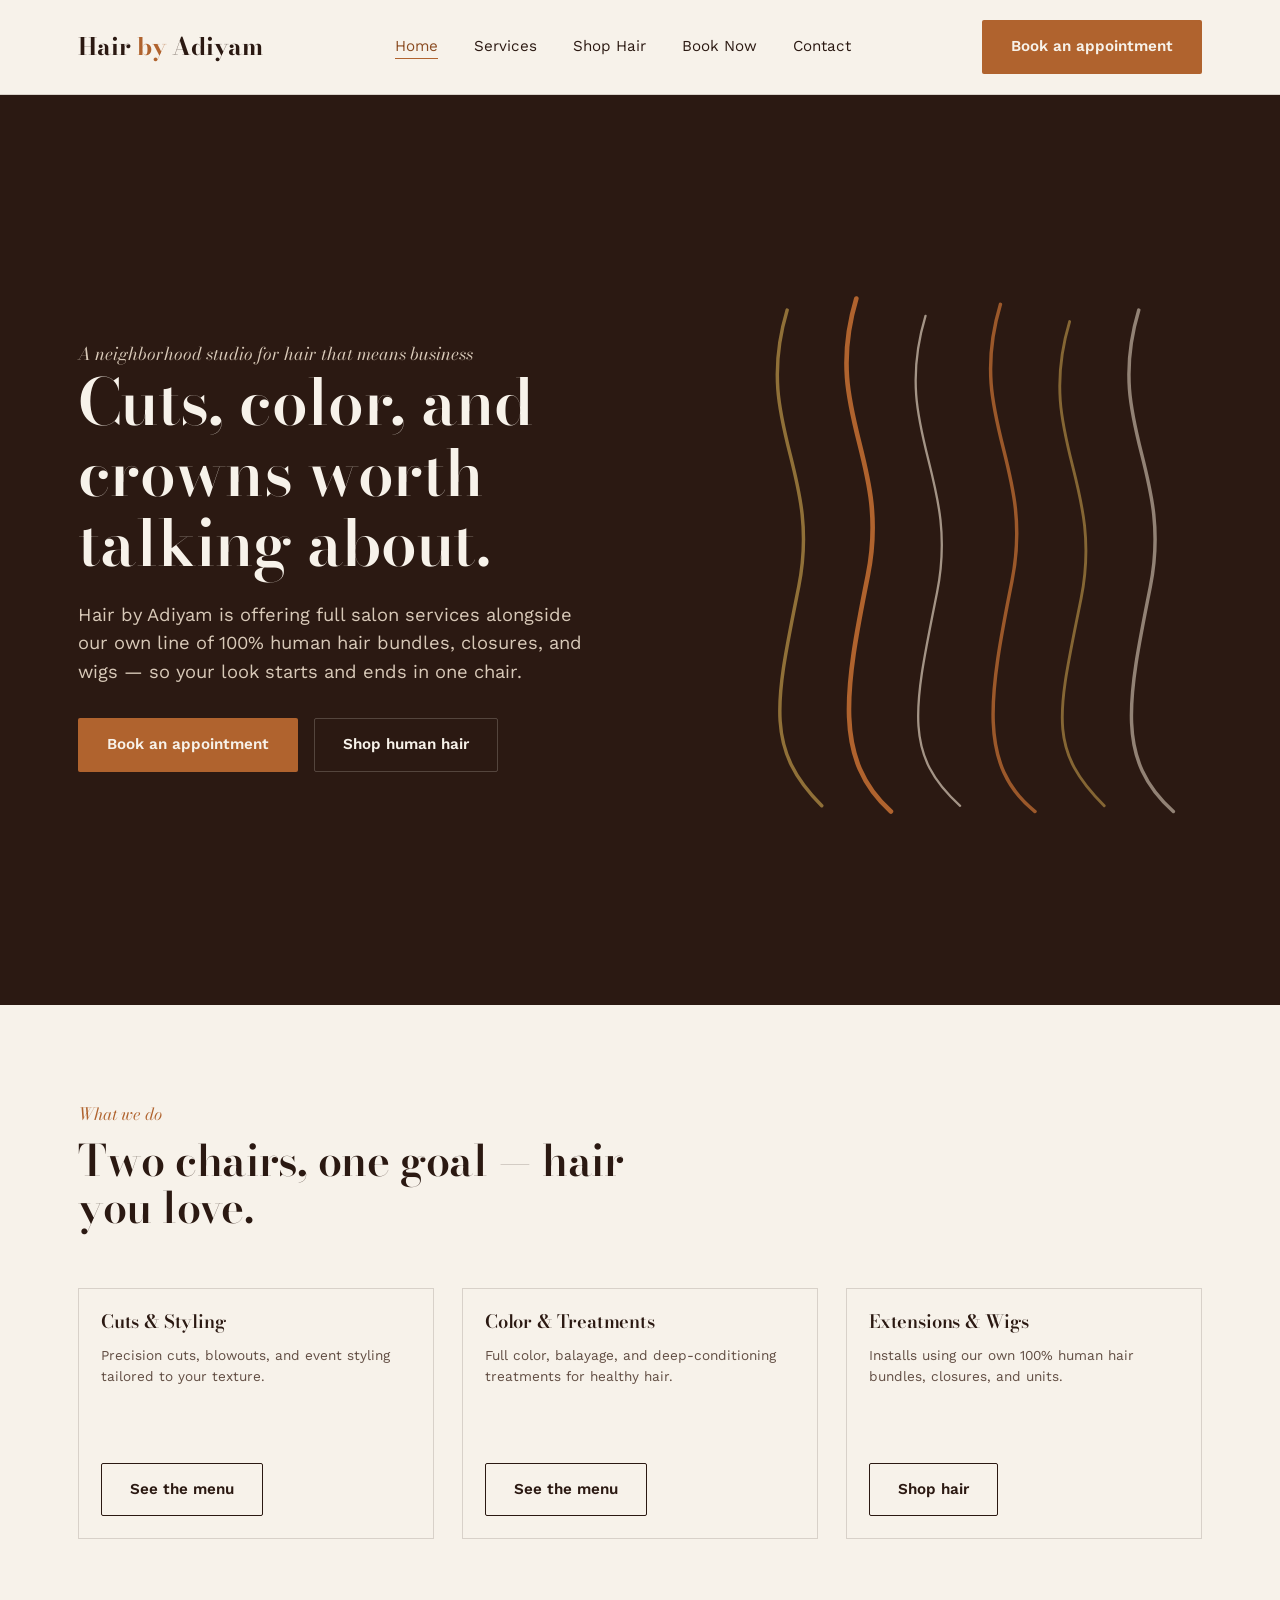
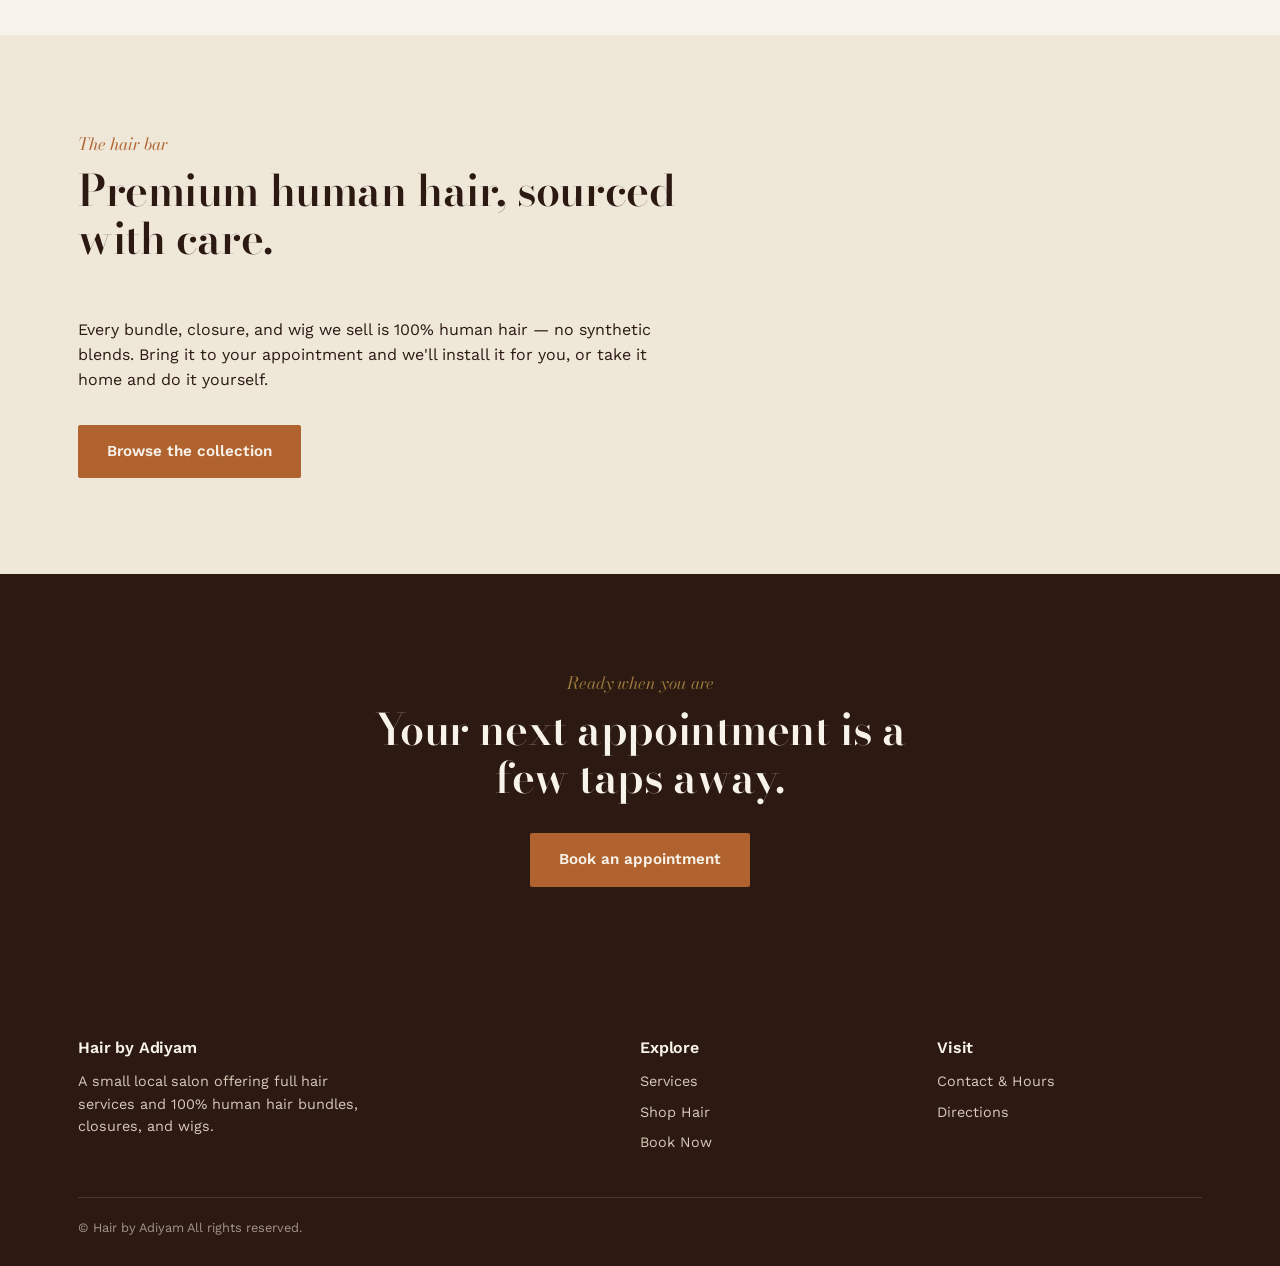
<file: salon-site/index.html>
<!DOCTYPE html>
<html lang="en">
<head>
<meta charset="UTF-8">
<meta name="viewport" content="width=device-width, initial-scale=1.0">
<title> Hair by Adiyam — Salon Services & Premium Hair</title>
<meta name="description" content="Book your appointment at Hair by Adiyam — cuts, color, extensions and wig installs, plus premium 100% human hair bundles, closures and wigs.">
<link rel="preconnect" href="https://fonts.googleapis.com">
<link rel="preconnect" href="https://fonts.gstatic.com" crossorigin>
<link href="https://fonts.googleapis.com/css2?family=Bodoni+Moda:ital,opsz,wght@0,6..96,400..900;1,6..96,400..900&display=swap" rel="stylesheet">
<link href="https://fonts.googleapis.com/css2?family=Work+Sans:wght@300;400;500;600;700&display=swap" rel="stylesheet">
<link rel="stylesheet" href="css/style.css">
</head>
<body>

<header class="site-header">
  <nav class="nav">
    <a href="index.html" class="logo">Hair <span>by</span> Adiyam</a>
    <ul class="nav-links">
      <li><a href="index.html" aria-current="page">Home</a></li>
      <li><a href="services.html">Services</a></li>
      <li><a href="shop.html">Shop Hair</a></li>
      <li><a href="booking.html">Book Now</a></li>
      <li><a href="contact.html">Contact</a></li>
    </ul>
    <div class="nav-cta">
      <a href="booking.html" class="btn btn-primary btn-primary-nav">Book an appointment</a>
      <button class="nav-toggle" aria-label="Toggle menu" aria-expanded="false">
        <span></span><span></span><span></span>
      </button>
    </div>
  </nav>
</header>

<section class="hero">
  <div class="hero-inner">
    <div>
      <span class="hero-eyebrow">A neighborhood studio for hair that means business</span>
      <h1>Cuts, color, and crowns worth talking about.</h1>
      <p class="lede"> Hair by Adiyam is offering full salon services alongside our own line of 100% human hair bundles, closures, and wigs — so your look starts and ends in one chair.</p>
      <div class="hero-actions">
        <a href="booking.html" class="btn btn-primary">Book an appointment</a>
        <a href="shop.html" class="btn btn-outline-light">Shop human hair</a>
      </div>
    </div>
    <div>
      <svg class="hero-strands" viewBox="0 0 420 460" xmlns="http://www.w3.org/2000/svg" role="img" aria-label="Illustration of flowing hair strands">
        <path d="M60 20 C 30 120, 90 160, 70 260 S 40 400, 90 450" fill="none" stroke="#9C7A3C" stroke-width="3" stroke-linecap="round" opacity="0.9"/>
        <path d="M120 10 C 90 110, 150 150, 130 250 S 100 410, 150 455" fill="none" stroke="#B0632E" stroke-width="4" stroke-linecap="round"/>
        <path d="M180 25 C 150 125, 210 165, 190 265 S 160 405, 210 450" fill="none" stroke="#D8C9B8" stroke-width="2" stroke-linecap="round" opacity="0.7"/>
        <path d="M245 15 C 215 115, 275 155, 255 255 S 225 415, 275 455" fill="none" stroke="#B0632E" stroke-width="3" stroke-linecap="round" opacity="0.85"/>
        <path d="M305 30 C 275 130, 335 170, 315 270 S 285 400, 335 450" fill="none" stroke="#9C7A3C" stroke-width="2.5" stroke-linecap="round" opacity="0.8"/>
        <path d="M365 20 C 335 120, 395 160, 375 260 S 345 410, 395 455" fill="none" stroke="#D8C9B8" stroke-width="3" stroke-linecap="round" opacity="0.6"/>
      </svg>
    </div>
  </div>
</section>

<section>
  <div class="container">
    <div class="section-head">
      <span class="kicker">What we do</span>
      <h2>Two chairs, one goal — hair you love.</h2>
    </div>
    <div class="shop-grid" style="grid-template-columns: repeat(3, 1fr);">
      <div class="card">
        <h3>Cuts &amp; Styling</h3>
        <p class="meta">Precision cuts, blowouts, and event styling tailored to your texture.</p>
        <a href="services.html" class="btn btn-outline mt-lg" style="align-self:flex-start;">See the menu</a>
      </div>
      <div class="card">
        <h3>Color &amp; Treatments</h3>
        <p class="meta">Full color, balayage, and deep-conditioning treatments for healthy hair.</p>
        <a href="services.html" class="btn btn-outline mt-lg" style="align-self:flex-start;">See the menu</a>
      </div>
      <div class="card">
        <h3>Extensions &amp; Wigs</h3>
        <p class="meta">Installs using our own 100% human hair bundles, closures, and units.</p>
        <a href="shop.html" class="btn btn-outline mt-lg" style="align-self:flex-start;">Shop hair</a>
      </div>
    </div>
  </div>
</section>

<section class="section-alt">
  <div class="container">
    <div class="section-head">
      <span class="kicker">The hair bar</span>
      <h2>Premium human hair, sourced with care.</h2>
    </div>
    <p style="max-width:60ch; margin-bottom:32px;">Every bundle, closure, and wig we sell is 100% human hair — no synthetic blends. Bring it to your appointment and we'll install it for you, or take it home and do it yourself.</p>
    <a href="shop.html" class="btn btn-primary">Browse the collection</a>
  </div>
</section>

<section class="section-dark">
  <div class="container center">
    <div class="section-head" style="margin: 0 auto 32px;">
      <span class="kicker">Ready when you are</span>
      <h2>Your next appointment is a few taps away.</h2>
    </div>
    <a href="booking.html" class="btn btn-primary">Book an appointment</a>
  </div>
</section>

<footer class="site-footer">
  <div class="container">
    <div class="footer-grid">
      <div>
        <h4>Hair by Adiyam</h4>
        <p style="max-width: 34ch;">A small local salon offering full hair services and 100% human hair bundles, closures, and wigs.</p>
      </div>
      <div>
        <h4>Explore</h4>
        <ul>
          <li><a href="services.html">Services</a></li>
          <li><a href="shop.html">Shop Hair</a></li>
          <li><a href="booking.html">Book Now</a></li>
        </ul>
      </div>
      <div>
        <h4>Visit</h4>
        <ul>
          <li><a href="contact.html">Contact &amp; Hours</a></li>
          <li><a href="contact.html#map">Directions</a></li>
        </ul>
      </div>
    </div>
    <div class="footer-bottom">
      <span>&copy; Hair by Adiyam All rights reserved.</span>
      
    </div>
  </div>
</footer>

<script src="js/main.js"></script>
</body>
</html>
</file>
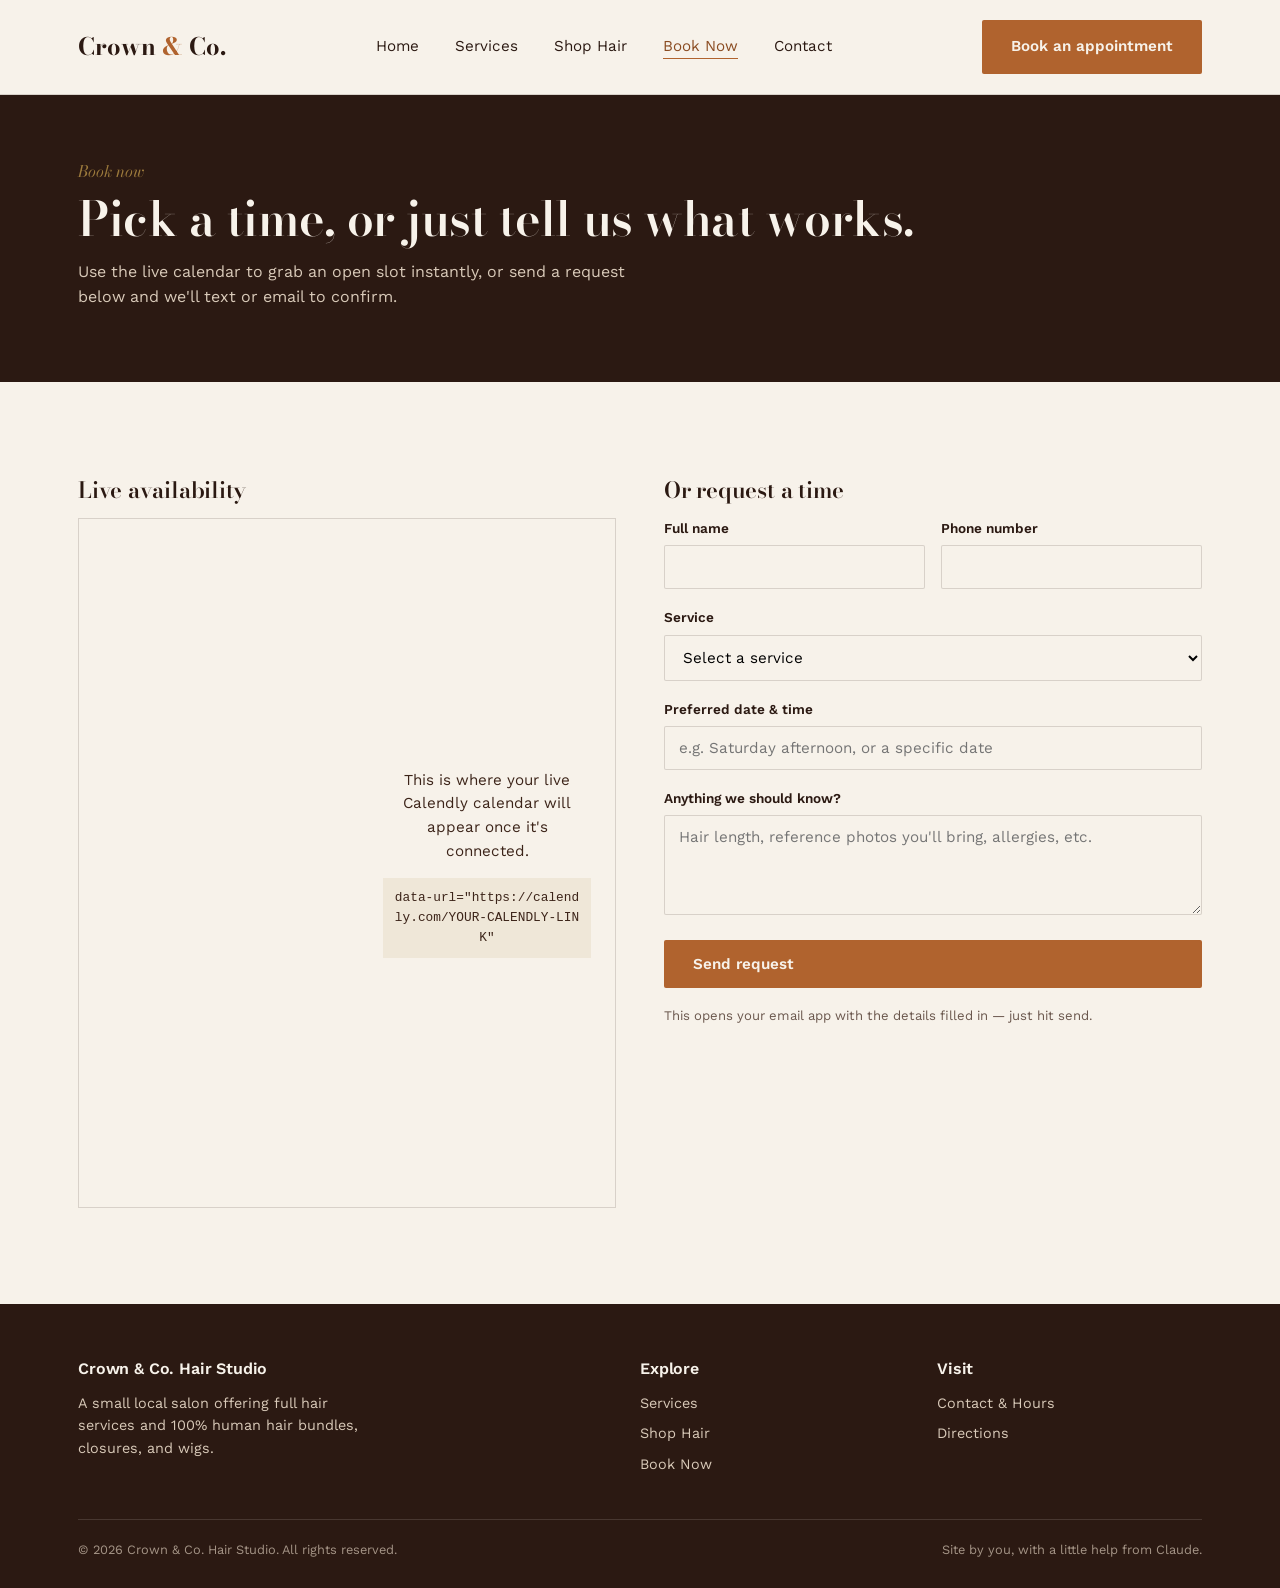
<file: salon-site 2/booking.html>
<!DOCTYPE html>
<html lang="en">
<head>
<meta charset="UTF-8">
<meta name="viewport" content="width=device-width, initial-scale=1.0">
<title>Book an Appointment — Crown & Co. Hair Studio</title>
<meta name="description" content="Book your appointment online at Crown & Co. Hair Studio, or send a request and we'll confirm a time with you.">
<link rel="preconnect" href="https://fonts.googleapis.com">
<link rel="preconnect" href="https://fonts.gstatic.com" crossorigin>
<link href="https://fonts.googleapis.com/css2?family=Bodoni+Moda:ital,opsz,wght@0,6..96,400..900;1,6..96,400..900&display=swap" rel="stylesheet">
<link href="https://fonts.googleapis.com/css2?family=Work+Sans:wght@300;400;500;600;700&display=swap" rel="stylesheet">
<link rel="stylesheet" href="css/style.css">
<!-- Calendly's own CSS, loaded only from an allowed host -->
<link href="https://assets.calendly.com/assets/external/widget.css" rel="stylesheet">
</head>
<body>

<header class="site-header">
  <nav class="nav">
    <a href="index.html" class="logo">Crown <span>&</span> Co.</a>
    <ul class="nav-links">
      <li><a href="index.html">Home</a></li>
      <li><a href="services.html">Services</a></li>
      <li><a href="shop.html">Shop Hair</a></li>
      <li><a href="booking.html" aria-current="page">Book Now</a></li>
      <li><a href="contact.html">Contact</a></li>
    </ul>
    <div class="nav-cta">
      <a href="booking.html" class="btn btn-primary btn-primary-nav">Book an appointment</a>
      <button class="nav-toggle" aria-label="Toggle menu" aria-expanded="false">
        <span></span><span></span><span></span>
      </button>
    </div>
  </nav>
</header>

<section class="page-hero">
  <div class="container">
    <span class="kicker">Book now</span>
    <h1>Pick a time, or just tell us what works.</h1>
    <p>Use the live calendar to grab an open slot instantly, or send a request below and we'll text or email to confirm.</p>
  </div>
</section>

<section>
  <div class="container">
    <div class="booking-layout">

      <div>
        <h2 style="font-size:1.4rem; margin-bottom:16px;">Live availability</h2>

        <div class="calendly-wrap">
          <!--
            SETUP NOTE FOR YOUR FRIEND (delete this comment once configured):
            1. Create a free account at https://calendly.com
            2. Add your services as separate Calendly "Event Types" with their durations
            3. Copy your scheduling link, e.g. https://calendly.com/your-name
            4. Replace YOUR-CALENDLY-LINK below with that link
            5. Delete the <div class="calendly-placeholder"> block below the widget div
          -->
          <div class="calendly-inline-widget" data-url="https://calendly.com/YOUR-CALENDLY-LINK" style="min-width:280px; height:640px;"></div>

          <div class="calendly-placeholder">
            <p>This is where your live Calendly calendar will appear once it's connected.</p>
            <code>data-url="https://calendly.com/YOUR-CALENDLY-LINK"</code>
          </div>
        </div>
      </div>

      <div>
        <h2 style="font-size:1.4rem; margin-bottom:16px;">Or request a time</h2>
        <form class="request-form" id="booking-request-form">
          <div class="form-row">
            <div>
              <label for="req-name">Full name</label>
              <input type="text" id="req-name" required>
            </div>
            <div>
              <label for="req-phone">Phone number</label>
              <input type="tel" id="req-phone" required>
            </div>
          </div>

          <div>
            <label for="req-service">Service</label>
            <select id="req-service" required>
              <option value="">Select a service</option>
              <option>Signature Haircut</option>
              <option>Blowout &amp; Style</option>
              <option>All-Over Color</option>
              <option>Balayage / Highlights</option>
              <option>Sew-In Install</option>
              <option>Closure / Frontal Install</option>
              <option>Wig Customization</option>
              <option>Other / Not sure</option>
            </select>
          </div>

          <div>
            <label for="req-date">Preferred date &amp; time</label>
            <input type="text" id="req-date" placeholder="e.g. Saturday afternoon, or a specific date" required>
          </div>

          <div>
            <label for="req-message">Anything we should know?</label>
            <textarea id="req-message" placeholder="Hair length, reference photos you'll bring, allergies, etc."></textarea>
          </div>

          <button type="submit" class="btn btn-primary">Send request</button>
          <p style="font-size:0.82rem; color:var(--espresso-soft); opacity:0.75;">This opens your email app with the details filled in — just hit send.</p>
        </form>
      </div>

    </div>
  </div>
</section>

<footer class="site-footer">
  <div class="container">
    <div class="footer-grid">
      <div>
        <h4>Crown &amp; Co. Hair Studio</h4>
        <p style="max-width: 34ch;">A small local salon offering full hair services and 100% human hair bundles, closures, and wigs.</p>
      </div>
      <div>
        <h4>Explore</h4>
        <ul>
          <li><a href="services.html">Services</a></li>
          <li><a href="shop.html">Shop Hair</a></li>
          <li><a href="booking.html">Book Now</a></li>
        </ul>
      </div>
      <div>
        <h4>Visit</h4>
        <ul>
          <li><a href="contact.html">Contact &amp; Hours</a></li>
          <li><a href="contact.html#map">Directions</a></li>
        </ul>
      </div>
    </div>
    <div class="footer-bottom">
      <span>&copy; 2026 Crown &amp; Co. Hair Studio. All rights reserved.</span>
      <span>Site by you, with a little help from Claude.</span>
    </div>
  </div>
</footer>

<script src="js/main.js"></script>
<!-- Calendly's own embed script, loaded only from an allowed host -->
<script src="https://assets.calendly.com/assets/external/widget.js"></script>
</body>
</html>
</file>
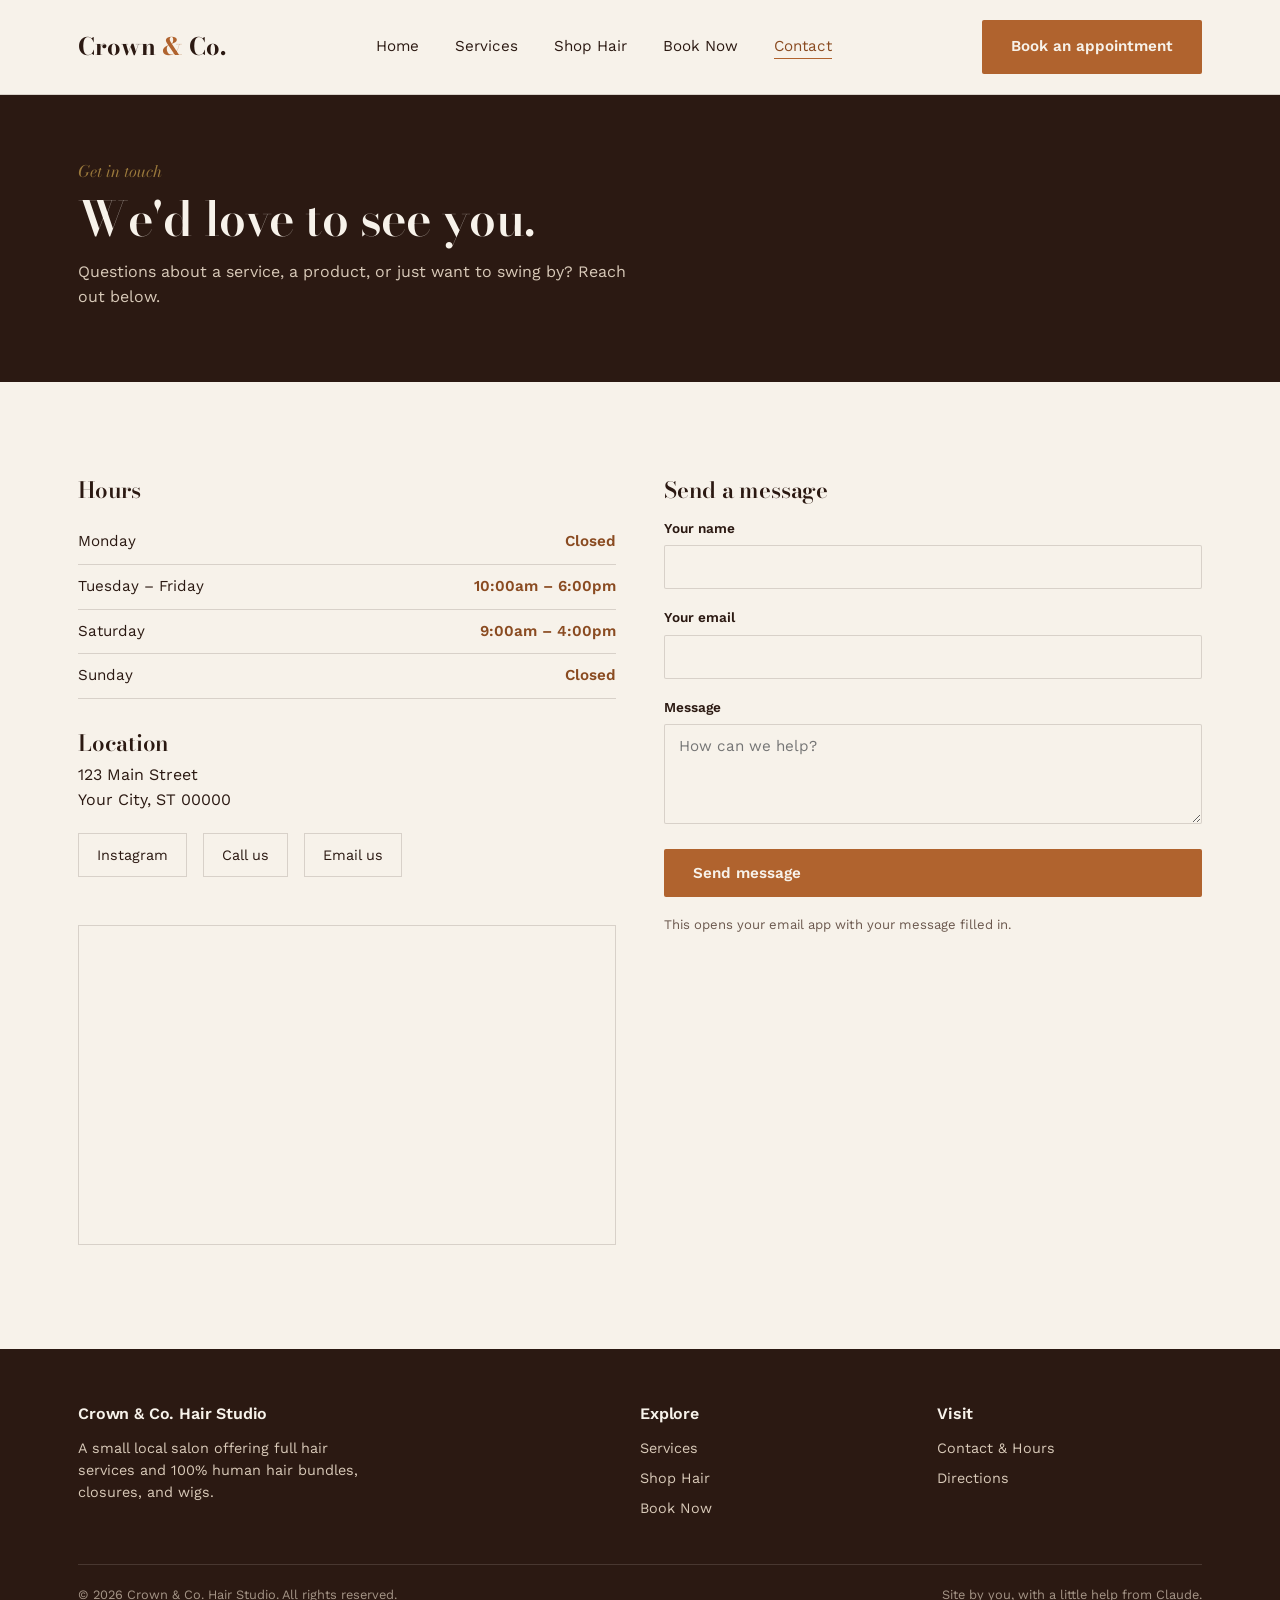
<file: salon-site 2/contact.html>
<!DOCTYPE html>
<html lang="en">
<head>
<meta charset="UTF-8">
<meta name="viewport" content="width=device-width, initial-scale=1.0">
<title>Contact & Hours — Crown & Co. Hair Studio</title>
<meta name="description" content="Get in touch with Crown & Co. Hair Studio, see our hours, and find directions.">
<link rel="preconnect" href="https://fonts.googleapis.com">
<link rel="preconnect" href="https://fonts.gstatic.com" crossorigin>
<link href="https://fonts.googleapis.com/css2?family=Bodoni+Moda:ital,opsz,wght@0,6..96,400..900;1,6..96,400..900&display=swap" rel="stylesheet">
<link href="https://fonts.googleapis.com/css2?family=Work+Sans:wght@300;400;500;600;700&display=swap" rel="stylesheet">
<link rel="stylesheet" href="css/style.css">
</head>
<body>

<header class="site-header">
  <nav class="nav">
    <a href="index.html" class="logo">Crown <span>&</span> Co.</a>
    <ul class="nav-links">
      <li><a href="index.html">Home</a></li>
      <li><a href="services.html">Services</a></li>
      <li><a href="shop.html">Shop Hair</a></li>
      <li><a href="booking.html">Book Now</a></li>
      <li><a href="contact.html" aria-current="page">Contact</a></li>
    </ul>
    <div class="nav-cta">
      <a href="booking.html" class="btn btn-primary btn-primary-nav">Book an appointment</a>
      <button class="nav-toggle" aria-label="Toggle menu" aria-expanded="false">
        <span></span><span></span><span></span>
      </button>
    </div>
  </nav>
</header>

<section class="page-hero">
  <div class="container">
    <span class="kicker">Get in touch</span>
    <h1>We'd love to see you.</h1>
    <p>Questions about a service, a product, or just want to swing by? Reach out below.</p>
  </div>
</section>

<section>
  <div class="container">
    <div class="contact-grid">

      <div>
        <h2 style="font-size:1.4rem; margin-bottom:16px;">Hours</h2>
        <table class="hours-table">
          <tr><td>Monday</td><td>Closed</td></tr>
          <tr><td>Tuesday &ndash; Friday</td><td>10:00am &ndash; 6:00pm</td></tr>
          <tr><td>Saturday</td><td>9:00am &ndash; 4:00pm</td></tr>
          <tr><td>Sunday</td><td>Closed</td></tr>
        </table>

        <h2 style="font-size:1.4rem; margin: 32px 0 8px;">Location</h2>
        <p>123 Main Street<br>Your City, ST 00000</p>

        <div class="social-row">
          <a href="https://instagram.com" target="_blank" rel="noopener">Instagram</a>
          <a href="tel:+10000000000">Call us</a>
          <a href="mailto:hello@yoursalon.com">Email us</a>
        </div>

        <div id="map" class="mt-lg">
          <!--
            SETUP NOTE: replace the src query below with your real address
            (no API key needed for this basic embed).
          -->
          <iframe
            class="map-embed"
            src="https://www.google.com/maps?q=123+Main+Street&output=embed"
            loading="lazy"
            referrerpolicy="no-referrer-when-downgrade"
            title="Salon location map">
          </iframe>
        </div>
      </div>

      <div>
        <h2 style="font-size:1.4rem; margin-bottom:16px;">Send a message</h2>
        <form class="request-form" id="contact-form">
          <div>
            <label for="c-name">Your name</label>
            <input type="text" id="c-name" required>
          </div>
          <div>
            <label for="c-email">Your email</label>
            <input type="email" id="c-email" required>
          </div>
          <div>
            <label for="c-message">Message</label>
            <textarea id="c-message" required placeholder="How can we help?"></textarea>
          </div>
          <button type="submit" class="btn btn-primary">Send message</button>
          <p style="font-size:0.82rem; color:var(--espresso-soft); opacity:0.75;">This opens your email app with your message filled in.</p>
        </form>
      </div>

    </div>
  </div>
</section>

<footer class="site-footer">
  <div class="container">
    <div class="footer-grid">
      <div>
        <h4>Crown &amp; Co. Hair Studio</h4>
        <p style="max-width: 34ch;">A small local salon offering full hair services and 100% human hair bundles, closures, and wigs.</p>
      </div>
      <div>
        <h4>Explore</h4>
        <ul>
          <li><a href="services.html">Services</a></li>
          <li><a href="shop.html">Shop Hair</a></li>
          <li><a href="booking.html">Book Now</a></li>
        </ul>
      </div>
      <div>
        <h4>Visit</h4>
        <ul>
          <li><a href="contact.html">Contact &amp; Hours</a></li>
          <li><a href="contact.html#map">Directions</a></li>
        </ul>
      </div>
    </div>
    <div class="footer-bottom">
      <span>&copy; 2026 Crown &amp; Co. Hair Studio. All rights reserved.</span>
      <span>Site by you, with a little help from Claude.</span>
    </div>
  </div>
</footer>

<script src="js/main.js"></script>
</body>
</html>
</file>
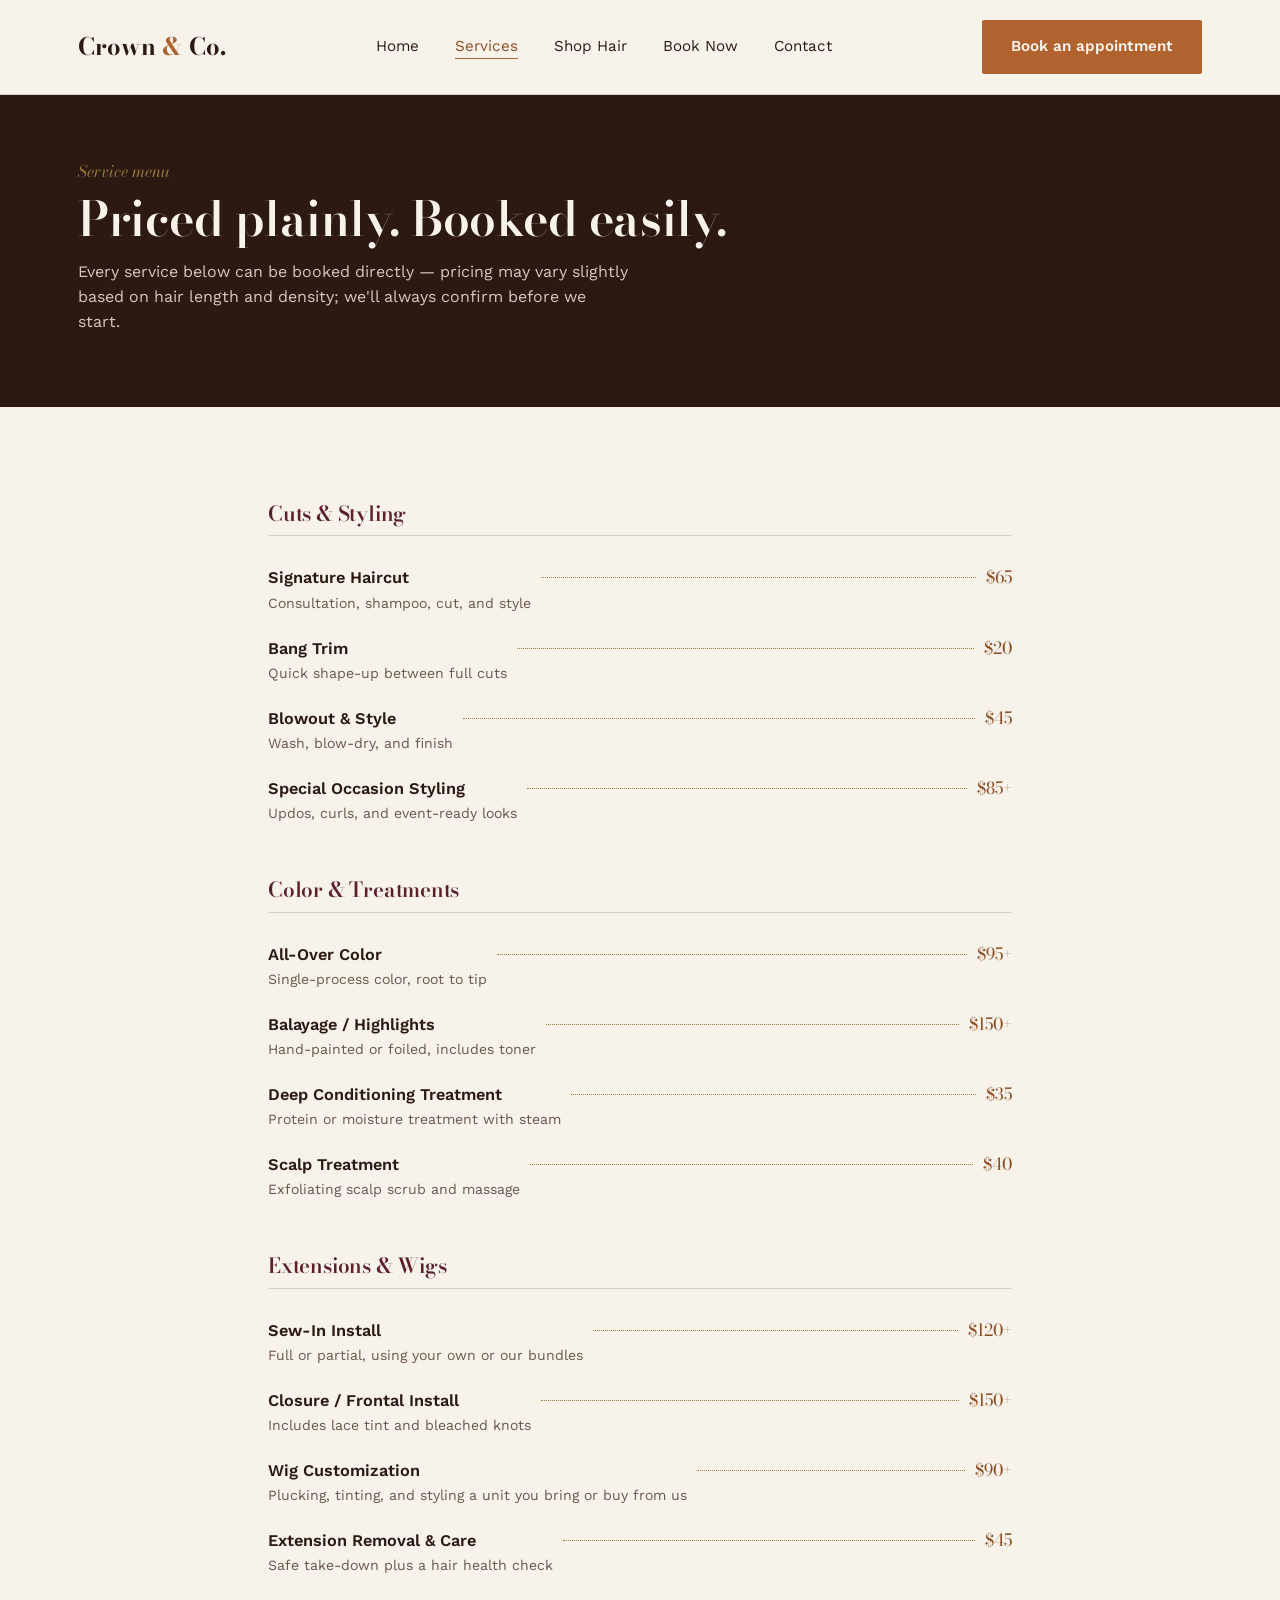
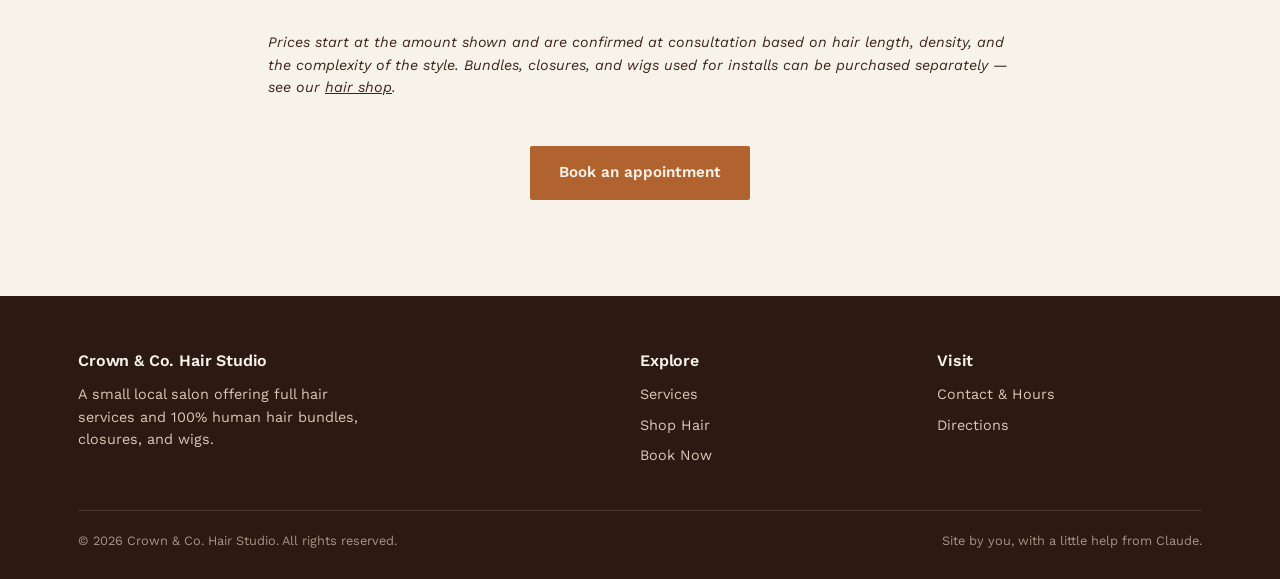
<file: salon-site 2/services.html>
<!DOCTYPE html>
<html lang="en">
<head>
<meta charset="UTF-8">
<meta name="viewport" content="width=device-width, initial-scale=1.0">
<title>Services & Pricing — Crown & Co. Hair Studio</title>
<meta name="description" content="Full service menu and pricing for Crown & Co. Hair Studio: cuts, color, extensions, wig installs, and treatments.">
<link rel="preconnect" href="https://fonts.googleapis.com">
<link rel="preconnect" href="https://fonts.gstatic.com" crossorigin>
<link href="https://fonts.googleapis.com/css2?family=Bodoni+Moda:ital,opsz,wght@0,6..96,400..900;1,6..96,400..900&display=swap" rel="stylesheet">
<link href="https://fonts.googleapis.com/css2?family=Work+Sans:wght@300;400;500;600;700&display=swap" rel="stylesheet">
<link rel="stylesheet" href="css/style.css">
</head>
<body>

<header class="site-header">
  <nav class="nav">
    <a href="index.html" class="logo">Crown <span>&</span> Co.</a>
    <ul class="nav-links">
      <li><a href="index.html">Home</a></li>
      <li><a href="services.html" aria-current="page">Services</a></li>
      <li><a href="shop.html">Shop Hair</a></li>
      <li><a href="booking.html">Book Now</a></li>
      <li><a href="contact.html">Contact</a></li>
    </ul>
    <div class="nav-cta">
      <a href="booking.html" class="btn btn-primary btn-primary-nav">Book an appointment</a>
      <button class="nav-toggle" aria-label="Toggle menu" aria-expanded="false">
        <span></span><span></span><span></span>
      </button>
    </div>
  </nav>
</header>

<section class="page-hero">
  <div class="container">
    <span class="kicker">Service menu</span>
    <h1>Priced plainly. Booked easily.</h1>
    <p>Every service below can be booked directly — pricing may vary slightly based on hair length and density; we'll always confirm before we start.</p>
  </div>
</section>

<section>
  <div class="container" style="max-width: 800px;">

    <div class="menu-group">
      <h3>Cuts &amp; Styling</h3>
      <div class="menu-item">
        <span class="name">Signature Haircut<span class="desc">Consultation, shampoo, cut, and style</span></span>
        <span class="leader"></span>
        <span class="price">$65</span>
      </div>
      <div class="menu-item">
        <span class="name">Bang Trim<span class="desc">Quick shape-up between full cuts</span></span>
        <span class="leader"></span>
        <span class="price">$20</span>
      </div>
      <div class="menu-item">
        <span class="name">Blowout &amp; Style<span class="desc">Wash, blow-dry, and finish</span></span>
        <span class="leader"></span>
        <span class="price">$45</span>
      </div>
      <div class="menu-item">
        <span class="name">Special Occasion Styling<span class="desc">Updos, curls, and event-ready looks</span></span>
        <span class="leader"></span>
        <span class="price">$85+</span>
      </div>
    </div>

    <div class="menu-group">
      <h3>Color &amp; Treatments</h3>
      <div class="menu-item">
        <span class="name">All-Over Color<span class="desc">Single-process color, root to tip</span></span>
        <span class="leader"></span>
        <span class="price">$95+</span>
      </div>
      <div class="menu-item">
        <span class="name">Balayage / Highlights<span class="desc">Hand-painted or foiled, includes toner</span></span>
        <span class="leader"></span>
        <span class="price">$150+</span>
      </div>
      <div class="menu-item">
        <span class="name">Deep Conditioning Treatment<span class="desc">Protein or moisture treatment with steam</span></span>
        <span class="leader"></span>
        <span class="price">$35</span>
      </div>
      <div class="menu-item">
        <span class="name">Scalp Treatment<span class="desc">Exfoliating scalp scrub and massage</span></span>
        <span class="leader"></span>
        <span class="price">$40</span>
      </div>
    </div>

    <div class="menu-group">
      <h3>Extensions &amp; Wigs</h3>
      <div class="menu-item">
        <span class="name">Sew-In Install<span class="desc">Full or partial, using your own or our bundles</span></span>
        <span class="leader"></span>
        <span class="price">$120+</span>
      </div>
      <div class="menu-item">
        <span class="name">Closure / Frontal Install<span class="desc">Includes lace tint and bleached knots</span></span>
        <span class="leader"></span>
        <span class="price">$150+</span>
      </div>
      <div class="menu-item">
        <span class="name">Wig Customization<span class="desc">Plucking, tinting, and styling a unit you bring or buy from us</span></span>
        <span class="leader"></span>
        <span class="price">$90+</span>
      </div>
      <div class="menu-item">
        <span class="name">Extension Removal &amp; Care<span class="desc">Safe take-down plus a hair health check</span></span>
        <span class="leader"></span>
        <span class="price">$45</span>
      </div>
    </div>

    <p class="menu-note">Prices start at the amount shown and are confirmed at consultation based on hair length, density, and the complexity of the style. Bundles, closures, and wigs used for installs can be purchased separately — see our <a href="shop.html" style="text-decoration: underline;">hair shop</a>.</p>

    <div class="center mt-lg">
      <a href="booking.html" class="btn btn-primary">Book an appointment</a>
    </div>
  </div>
</section>

<footer class="site-footer">
  <div class="container">
    <div class="footer-grid">
      <div>
        <h4>Crown &amp; Co. Hair Studio</h4>
        <p style="max-width: 34ch;">A small local salon offering full hair services and 100% human hair bundles, closures, and wigs.</p>
      </div>
      <div>
        <h4>Explore</h4>
        <ul>
          <li><a href="services.html">Services</a></li>
          <li><a href="shop.html">Shop Hair</a></li>
          <li><a href="booking.html">Book Now</a></li>
        </ul>
      </div>
      <div>
        <h4>Visit</h4>
        <ul>
          <li><a href="contact.html">Contact &amp; Hours</a></li>
          <li><a href="contact.html#map">Directions</a></li>
        </ul>
      </div>
    </div>
    <div class="footer-bottom">
      <span>&copy; 2026 Crown &amp; Co. Hair Studio. All rights reserved.</span>
      <span>Site by you, with a little help from Claude.</span>
    </div>
  </div>
</footer>

<script src="js/main.js"></script>
</body>
</html>
</file>
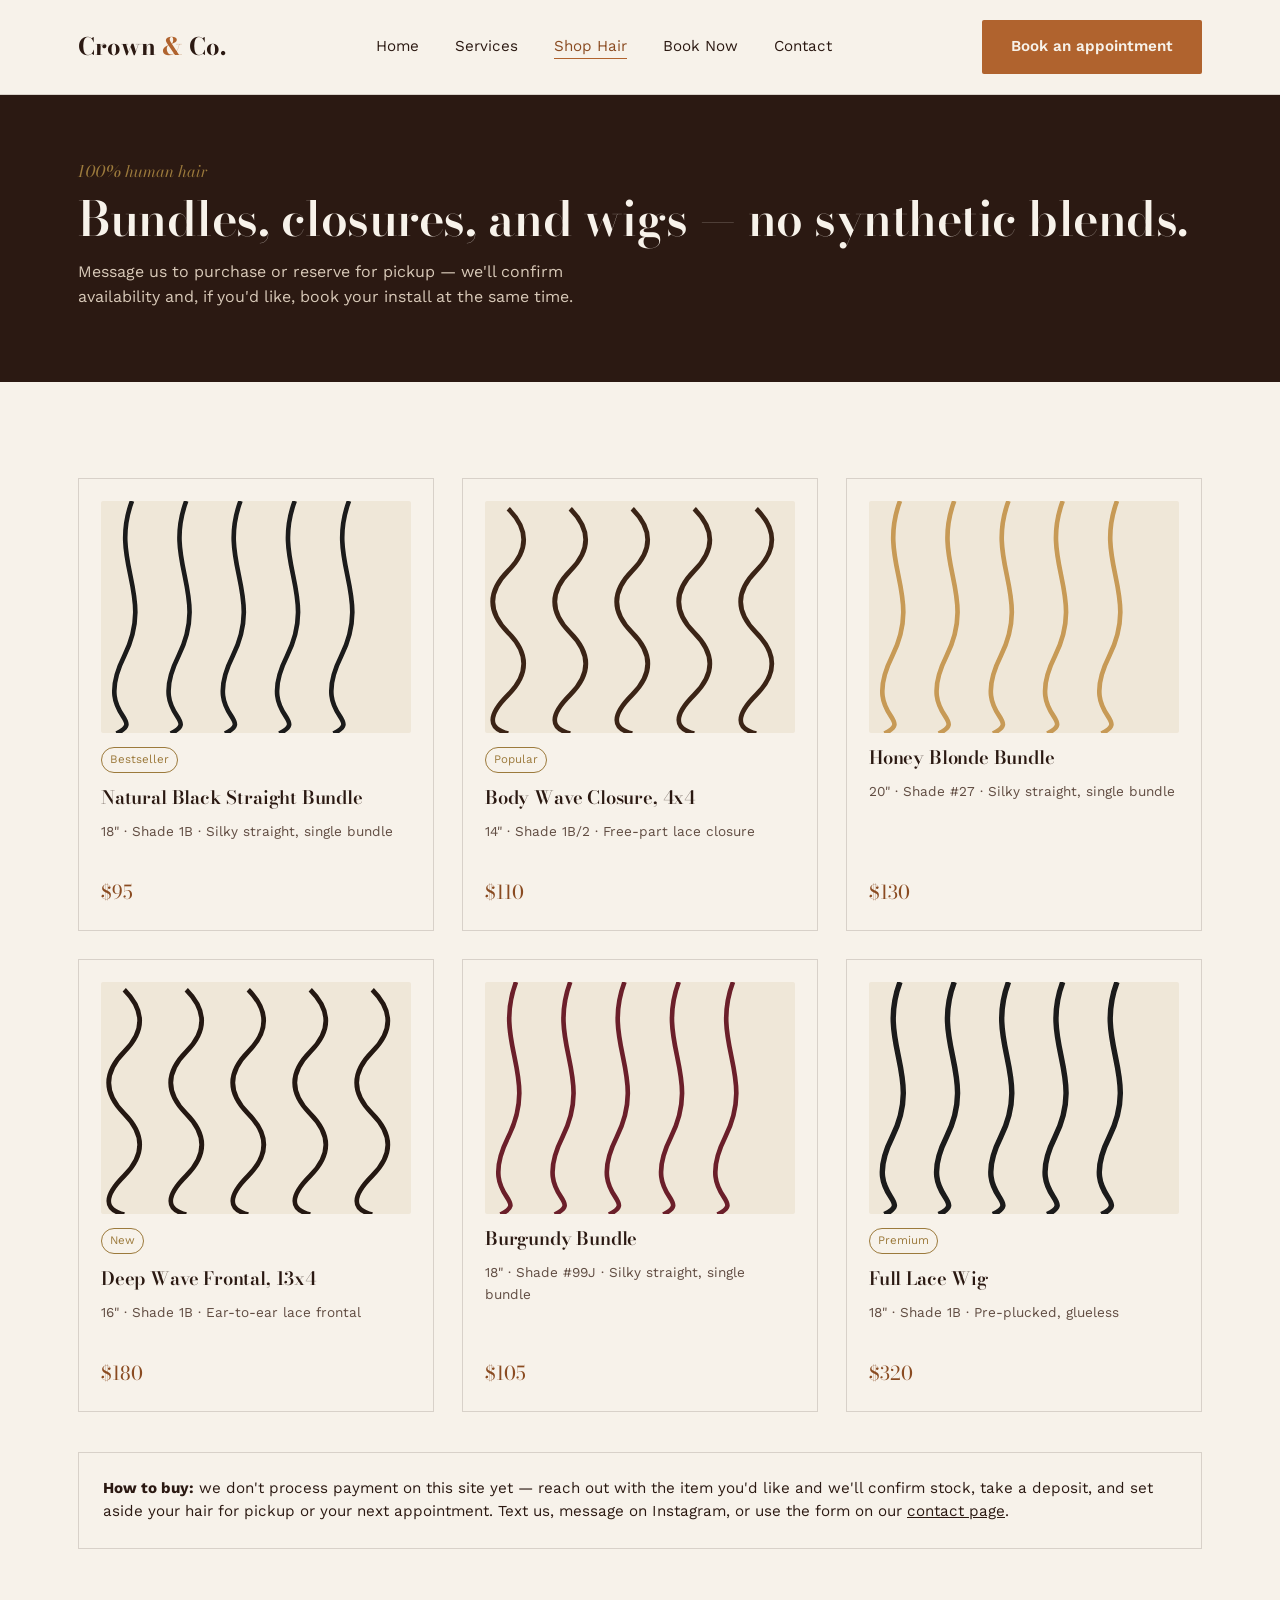
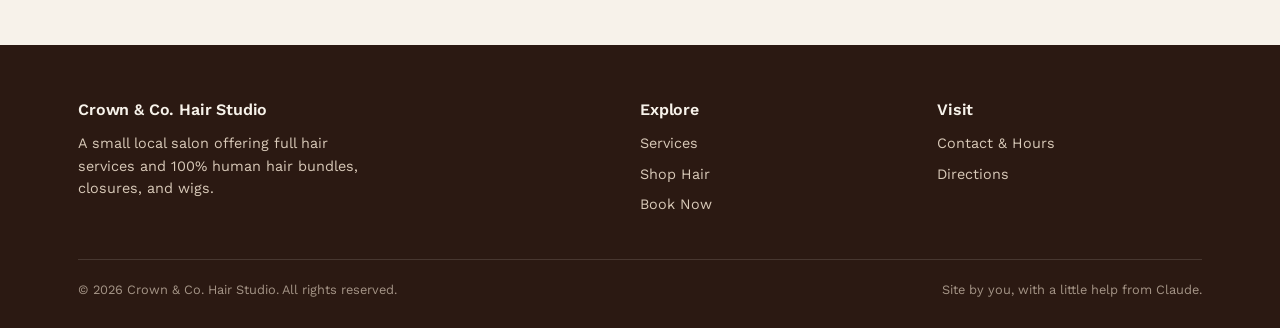
<file: salon-site 2/shop.html>
<!DOCTYPE html>
<html lang="en">
<head>
<meta charset="UTF-8">
<meta name="viewport" content="width=device-width, initial-scale=1.0">
<title>Shop Human Hair — Crown & Co. Hair Studio</title>
<meta name="description" content="Shop 100% human hair bundles, closures, frontals, and wigs from Crown & Co. Hair Studio.">
<link rel="preconnect" href="https://fonts.googleapis.com">
<link rel="preconnect" href="https://fonts.gstatic.com" crossorigin>
<link href="https://fonts.googleapis.com/css2?family=Bodoni+Moda:ital,opsz,wght@0,6..96,400..900;1,6..96,400..900&display=swap" rel="stylesheet">
<link href="https://fonts.googleapis.com/css2?family=Work+Sans:wght@300;400;500;600;700&display=swap" rel="stylesheet">
<link rel="stylesheet" href="css/style.css">
</head>
<body>

<header class="site-header">
  <nav class="nav">
    <a href="index.html" class="logo">Crown <span>&</span> Co.</a>
    <ul class="nav-links">
      <li><a href="index.html">Home</a></li>
      <li><a href="services.html">Services</a></li>
      <li><a href="shop.html" aria-current="page">Shop Hair</a></li>
      <li><a href="booking.html">Book Now</a></li>
      <li><a href="contact.html">Contact</a></li>
    </ul>
    <div class="nav-cta">
      <a href="booking.html" class="btn btn-primary btn-primary-nav">Book an appointment</a>
      <button class="nav-toggle" aria-label="Toggle menu" aria-expanded="false">
        <span></span><span></span><span></span>
      </button>
    </div>
  </nav>
</header>

<section class="page-hero">
  <div class="container">
    <span class="kicker">100% human hair</span>
    <h1>Bundles, closures, and wigs — no synthetic blends.</h1>
    <p>Message us to purchase or reserve for pickup — we'll confirm availability and, if you'd like, book your install at the same time.</p>
  </div>
</section>

<section>
  <div class="container">

    <div class="shop-grid">

      <!-- Product 1 -->
      <div class="card">
        <div class="swatch" style="background:#EFE7D8;">
          <svg viewBox="0 0 200 150" xmlns="http://www.w3.org/2000/svg" aria-hidden="true">
            <path d="M20 0 C 5 40,35 60,15 100 S 30 140,10 150" stroke="#1B1B1B" stroke-width="3" fill="none"/>
            <path d="M55 0 C 40 40,70 60,50 100 S 65 140,45 150" stroke="#1B1B1B" stroke-width="3" fill="none"/>
            <path d="M90 0 C 75 40,105 60,85 100 S 100 140,80 150" stroke="#1B1B1B" stroke-width="3" fill="none"/>
            <path d="M125 0 C 110 40,140 60,120 100 S 135 140,115 150" stroke="#1B1B1B" stroke-width="3" fill="none"/>
            <path d="M160 0 C 145 40,175 60,155 100 S 170 140,150 150" stroke="#1B1B1B" stroke-width="3" fill="none"/>
          </svg>
        </div>
        <span class="tag">Bestseller</span>
        <h3>Natural Black Straight Bundle</h3>
        <p class="meta">18" &middot; Shade 1B &middot; Silky straight, single bundle</p>
        <div class="row">
          <span class="price">$95</span>
        </div>
      </div>

      <!-- Product 2 -->
      <div class="card">
        <div class="swatch" style="background:#EFE7D8;">
          <svg viewBox="0 0 200 150" xmlns="http://www.w3.org/2000/svg" aria-hidden="true">
            <path d="M15 5 Q 35 25 15 45 Q -5 65 15 85 Q 35 105 15 125 Q -5 145 15 150" stroke="#3B2416" stroke-width="3" fill="none"/>
            <path d="M55 5 Q 75 25 55 45 Q 35 65 55 85 Q 75 105 55 125 Q 35 145 55 150" stroke="#3B2416" stroke-width="3" fill="none"/>
            <path d="M95 5 Q 115 25 95 45 Q 75 65 95 85 Q 115 105 95 125 Q 75 145 95 150" stroke="#3B2416" stroke-width="3" fill="none"/>
            <path d="M135 5 Q 155 25 135 45 Q 115 65 135 85 Q 155 105 135 125 Q 115 145 135 150" stroke="#3B2416" stroke-width="3" fill="none"/>
            <path d="M175 5 Q 195 25 175 45 Q 155 65 175 85 Q 195 105 175 125 Q 155 145 175 150" stroke="#3B2416" stroke-width="3" fill="none"/>
          </svg>
        </div>
        <span class="tag">Popular</span>
        <h3>Body Wave Closure, 4x4</h3>
        <p class="meta">14" &middot; Shade 1B/2 &middot; Free-part lace closure</p>
        <div class="row">
          <span class="price">$110</span>
        </div>
      </div>

      <!-- Product 3 -->
      <div class="card">
        <div class="swatch" style="background:#EFE7D8;">
          <svg viewBox="0 0 200 150" xmlns="http://www.w3.org/2000/svg" aria-hidden="true">
            <path d="M20 0 C 5 40,35 60,15 100 S 30 140,10 150" stroke="#C79A56" stroke-width="3" fill="none"/>
            <path d="M55 0 C 40 40,70 60,50 100 S 65 140,45 150" stroke="#C79A56" stroke-width="3" fill="none"/>
            <path d="M90 0 C 75 40,105 60,85 100 S 100 140,80 150" stroke="#C79A56" stroke-width="3" fill="none"/>
            <path d="M125 0 C 110 40,140 60,120 100 S 135 140,115 150" stroke="#C79A56" stroke-width="3" fill="none"/>
            <path d="M160 0 C 145 40,175 60,155 100 S 170 140,150 150" stroke="#C79A56" stroke-width="3" fill="none"/>
          </svg>
        </div>
        <h3>Honey Blonde Bundle</h3>
        <p class="meta">20" &middot; Shade #27 &middot; Silky straight, single bundle</p>
        <div class="row">
          <span class="price">$130</span>
        </div>
      </div>

      <!-- Product 4 -->
      <div class="card">
        <div class="swatch" style="background:#EFE7D8;">
          <svg viewBox="0 0 200 150" xmlns="http://www.w3.org/2000/svg" aria-hidden="true">
            <path d="M15 5 Q 35 25 15 45 Q -5 65 15 85 Q 35 105 15 125 Q -5 145 15 150" stroke="#241812" stroke-width="3" fill="none"/>
            <path d="M55 5 Q 75 25 55 45 Q 35 65 55 85 Q 75 105 55 125 Q 35 145 55 150" stroke="#241812" stroke-width="3" fill="none"/>
            <path d="M95 5 Q 115 25 95 45 Q 75 65 95 85 Q 115 105 95 125 Q 75 145 95 150" stroke="#241812" stroke-width="3" fill="none"/>
            <path d="M135 5 Q 155 25 135 45 Q 115 65 135 85 Q 155 105 135 125 Q 115 145 135 150" stroke="#241812" stroke-width="3" fill="none"/>
            <path d="M175 5 Q 195 25 175 45 Q 155 65 175 85 Q 195 105 175 125 Q 155 145 175 150" stroke="#241812" stroke-width="3" fill="none"/>
          </svg>
        </div>
        <span class="tag">New</span>
        <h3>Deep Wave Frontal, 13x4</h3>
        <p class="meta">16" &middot; Shade 1B &middot; Ear-to-ear lace frontal</p>
        <div class="row">
          <span class="price">$180</span>
        </div>
      </div>

      <!-- Product 5 -->
      <div class="card">
        <div class="swatch" style="background:#EFE7D8;">
          <svg viewBox="0 0 200 150" xmlns="http://www.w3.org/2000/svg" aria-hidden="true">
            <path d="M20 0 C 5 40,35 60,15 100 S 30 140,10 150" stroke="#6B1F2A" stroke-width="3" fill="none"/>
            <path d="M55 0 C 40 40,70 60,50 100 S 65 140,45 150" stroke="#6B1F2A" stroke-width="3" fill="none"/>
            <path d="M90 0 C 75 40,105 60,85 100 S 100 140,80 150" stroke="#6B1F2A" stroke-width="3" fill="none"/>
            <path d="M125 0 C 110 40,140 60,120 100 S 135 140,115 150" stroke="#6B1F2A" stroke-width="3" fill="none"/>
            <path d="M160 0 C 145 40,175 60,155 100 S 170 140,150 150" stroke="#6B1F2A" stroke-width="3" fill="none"/>
          </svg>
        </div>
        <h3>Burgundy Bundle</h3>
        <p class="meta">18" &middot; Shade #99J &middot; Silky straight, single bundle</p>
        <div class="row">
          <span class="price">$105</span>
        </div>
      </div>

      <!-- Product 6 -->
      <div class="card">
        <div class="swatch" style="background:#EFE7D8;">
          <svg viewBox="0 0 200 150" xmlns="http://www.w3.org/2000/svg" aria-hidden="true">
            <path d="M20 0 C 5 40,35 60,15 100 S 30 140,10 150" stroke="#1B1B1B" stroke-width="3.5" fill="none"/>
            <path d="M55 0 C 40 40,70 60,50 100 S 65 140,45 150" stroke="#1B1B1B" stroke-width="3.5" fill="none"/>
            <path d="M90 0 C 75 40,105 60,85 100 S 100 140,80 150" stroke="#1B1B1B" stroke-width="3.5" fill="none"/>
            <path d="M125 0 C 110 40,140 60,120 100 S 135 140,115 150" stroke="#1B1B1B" stroke-width="3.5" fill="none"/>
            <path d="M160 0 C 145 40,175 60,155 100 S 170 140,150 150" stroke="#1B1B1B" stroke-width="3.5" fill="none"/>
          </svg>
        </div>
        <span class="tag">Premium</span>
        <h3>Full Lace Wig</h3>
        <p class="meta">18" &middot; Shade 1B &middot; Pre-plucked, glueless</p>
        <div class="row">
          <span class="price">$320</span>
        </div>
      </div>

    </div>

    <div class="shop-note">
      <strong>How to buy:</strong> we don't process payment on this site yet — reach out with the item you'd like and we'll confirm stock, take a deposit, and set aside your hair for pickup or your next appointment. Text us, message on Instagram, or use the form on our <a href="contact.html" style="text-decoration: underline;">contact page</a>.
    </div>

  </div>
</section>

<footer class="site-footer">
  <div class="container">
    <div class="footer-grid">
      <div>
        <h4>Crown &amp; Co. Hair Studio</h4>
        <p style="max-width: 34ch;">A small local salon offering full hair services and 100% human hair bundles, closures, and wigs.</p>
      </div>
      <div>
        <h4>Explore</h4>
        <ul>
          <li><a href="services.html">Services</a></li>
          <li><a href="shop.html">Shop Hair</a></li>
          <li><a href="booking.html">Book Now</a></li>
        </ul>
      </div>
      <div>
        <h4>Visit</h4>
        <ul>
          <li><a href="contact.html">Contact &amp; Hours</a></li>
          <li><a href="contact.html#map">Directions</a></li>
        </ul>
      </div>
    </div>
    <div class="footer-bottom">
      <span>&copy; 2026 Crown &amp; Co. Hair Studio. All rights reserved.</span>
      <span>Site by you, with a little help from Claude.</span>
    </div>
  </div>
</footer>

<script src="js/main.js"></script>
</body>
</html>
</file>
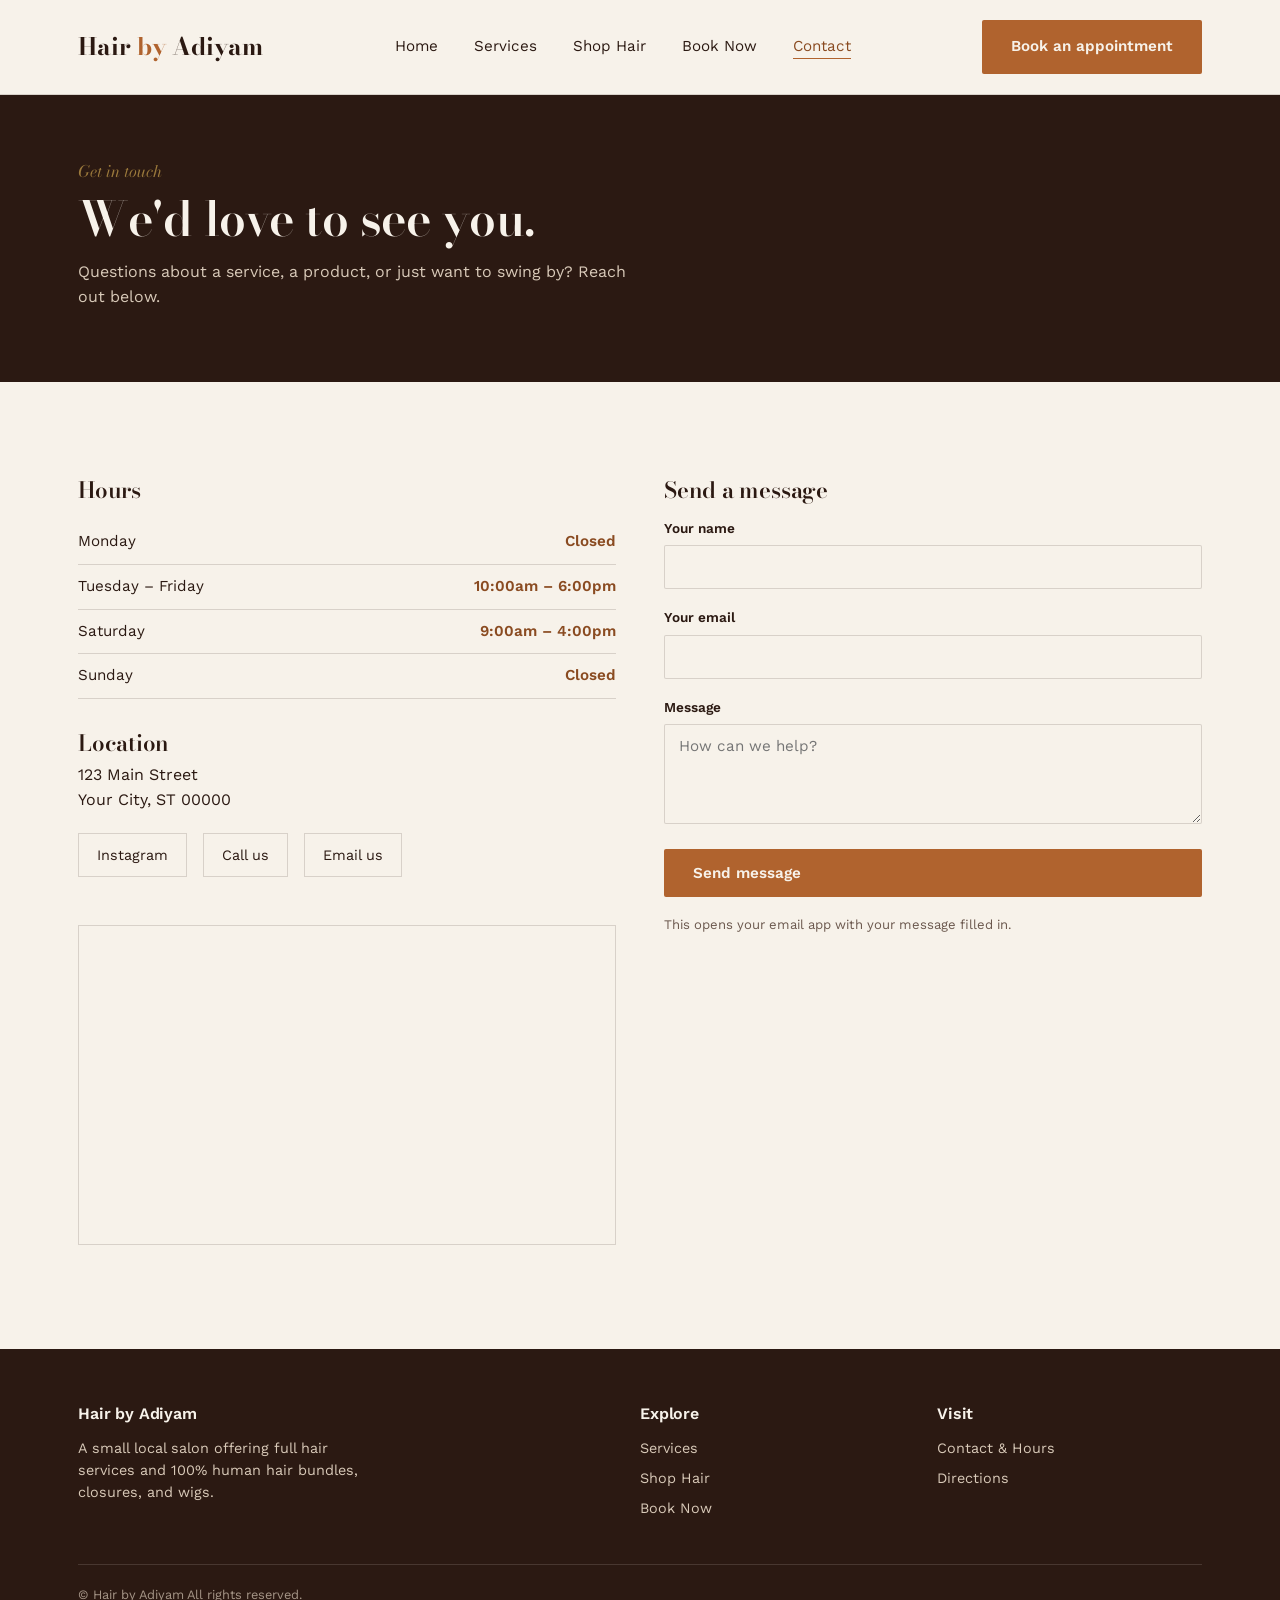
<file: salon-site/contact.html>
<!DOCTYPE html>
<html lang="en">
<head>
<meta charset="UTF-8">
<meta name="viewport" content="width=device-width, initial-scale=1.0">
<title>Contact & Hours — Hair by Adiyam</title>
<meta name="description" content="Get in touch with Hair by Adiyam see our hours, and find directions.">
<link rel="preconnect" href="https://fonts.googleapis.com">
<link rel="preconnect" href="https://fonts.gstatic.com" crossorigin>
<link href="https://fonts.googleapis.com/css2?family=Bodoni+Moda:ital,opsz,wght@0,6..96,400..900;1,6..96,400..900&display=swap" rel="stylesheet">
<link href="https://fonts.googleapis.com/css2?family=Work+Sans:wght@300;400;500;600;700&display=swap" rel="stylesheet">
<link rel="stylesheet" href="css/style.css">
</head>
<body>

<header class="site-header">
  <nav class="nav">
    <a href="index.html" class="logo">Hair<span> by</span> Adiyam</a>
    <ul class="nav-links">
      <li><a href="index.html">Home</a></li>
      <li><a href="services.html">Services</a></li>
      <li><a href="shop.html">Shop Hair</a></li>
      <li><a href="booking.html">Book Now</a></li>
      <li><a href="contact.html" aria-current="page">Contact</a></li>
    </ul>
    <div class="nav-cta">
      <a href="booking.html" class="btn btn-primary btn-primary-nav">Book an appointment</a>
      <button class="nav-toggle" aria-label="Toggle menu" aria-expanded="false">
        <span></span><span></span><span></span>
      </button>
    </div>
  </nav>
</header>

<section class="page-hero">
  <div class="container">
    <span class="kicker">Get in touch</span>
    <h1>We'd love to see you.</h1>
    <p>Questions about a service, a product, or just want to swing by? Reach out below.</p>
  </div>
</section>

<section>
  <div class="container">
    <div class="contact-grid">

      <div>
        <h2 style="font-size:1.4rem; margin-bottom:16px;">Hours</h2>
        <table class="hours-table">
          <tr><td>Monday</td><td>Closed</td></tr>
          <tr><td>Tuesday &ndash; Friday</td><td>10:00am &ndash; 6:00pm</td></tr>
          <tr><td>Saturday</td><td>9:00am &ndash; 4:00pm</td></tr>
          <tr><td>Sunday</td><td>Closed</td></tr>
        </table>

        <h2 style="font-size:1.4rem; margin: 32px 0 8px;">Location</h2>
        <p>123 Main Street<br>Your City, ST 00000</p>

        <div class="social-row">
          <a href="https://instagram.com" target="_blank" rel="noopener">Instagram</a>
          <a href="tel:+10000000000">Call us</a>
          <a href="mailto:hello@yoursalon.com">Email us</a>
        </div>

        <div id="map" class="mt-lg">
          <!--
            SETUP NOTE: replace the src query below with your real address
            (no API key needed for this basic embed).
          -->
          <iframe
            class="map-embed"
            src="https://www.google.com/maps?q=123+Main+Street&output=embed"
            loading="lazy"
            referrerpolicy="no-referrer-when-downgrade"
            title="Salon location map">
          </iframe>
        </div>
      </div>

      <div>
        <h2 style="font-size:1.4rem; margin-bottom:16px;">Send a message</h2>
        <form class="request-form" id="contact-form">
          <div>
            <label for="c-name">Your name</label>
            <input type="text" id="c-name" required>
          </div>
          <div>
            <label for="c-email">Your email</label>
            <input type="email" id="c-email" required>
          </div>
          <div>
            <label for="c-message">Message</label>
            <textarea id="c-message" required placeholder="How can we help?"></textarea>
          </div>
          <button type="submit" class="btn btn-primary">Send message</button>
          <p style="font-size:0.82rem; color:var(--espresso-soft); opacity:0.75;">This opens your email app with your message filled in.</p>
        </form>
      </div>

    </div>
  </div>
</section>

<footer class="site-footer">
  <div class="container">
    <div class="footer-grid">
      <div>
        <h4>Hair by Adiyam</h4>
        <p style="max-width: 34ch;">A small local salon offering full hair services and 100% human hair bundles, closures, and wigs.</p>
      </div>
      <div>
        <h4>Explore</h4>
        <ul>
          <li><a href="services.html">Services</a></li>
          <li><a href="shop.html">Shop Hair</a></li>
          <li><a href="booking.html">Book Now</a></li>
        </ul>
      </div>
      <div>
        <h4>Visit</h4>
        <ul>
          <li><a href="contact.html">Contact &amp; Hours</a></li>
          <li><a href="contact.html#map">Directions</a></li>
        </ul>
      </div>
    </div>
    <div class="footer-bottom">
      <span>&copy; Hair by Adiyam All rights reserved.</span>
    
    </div>
  </div>
</footer>

<script src="js/main.js"></script>
</body>
</html>
</file>
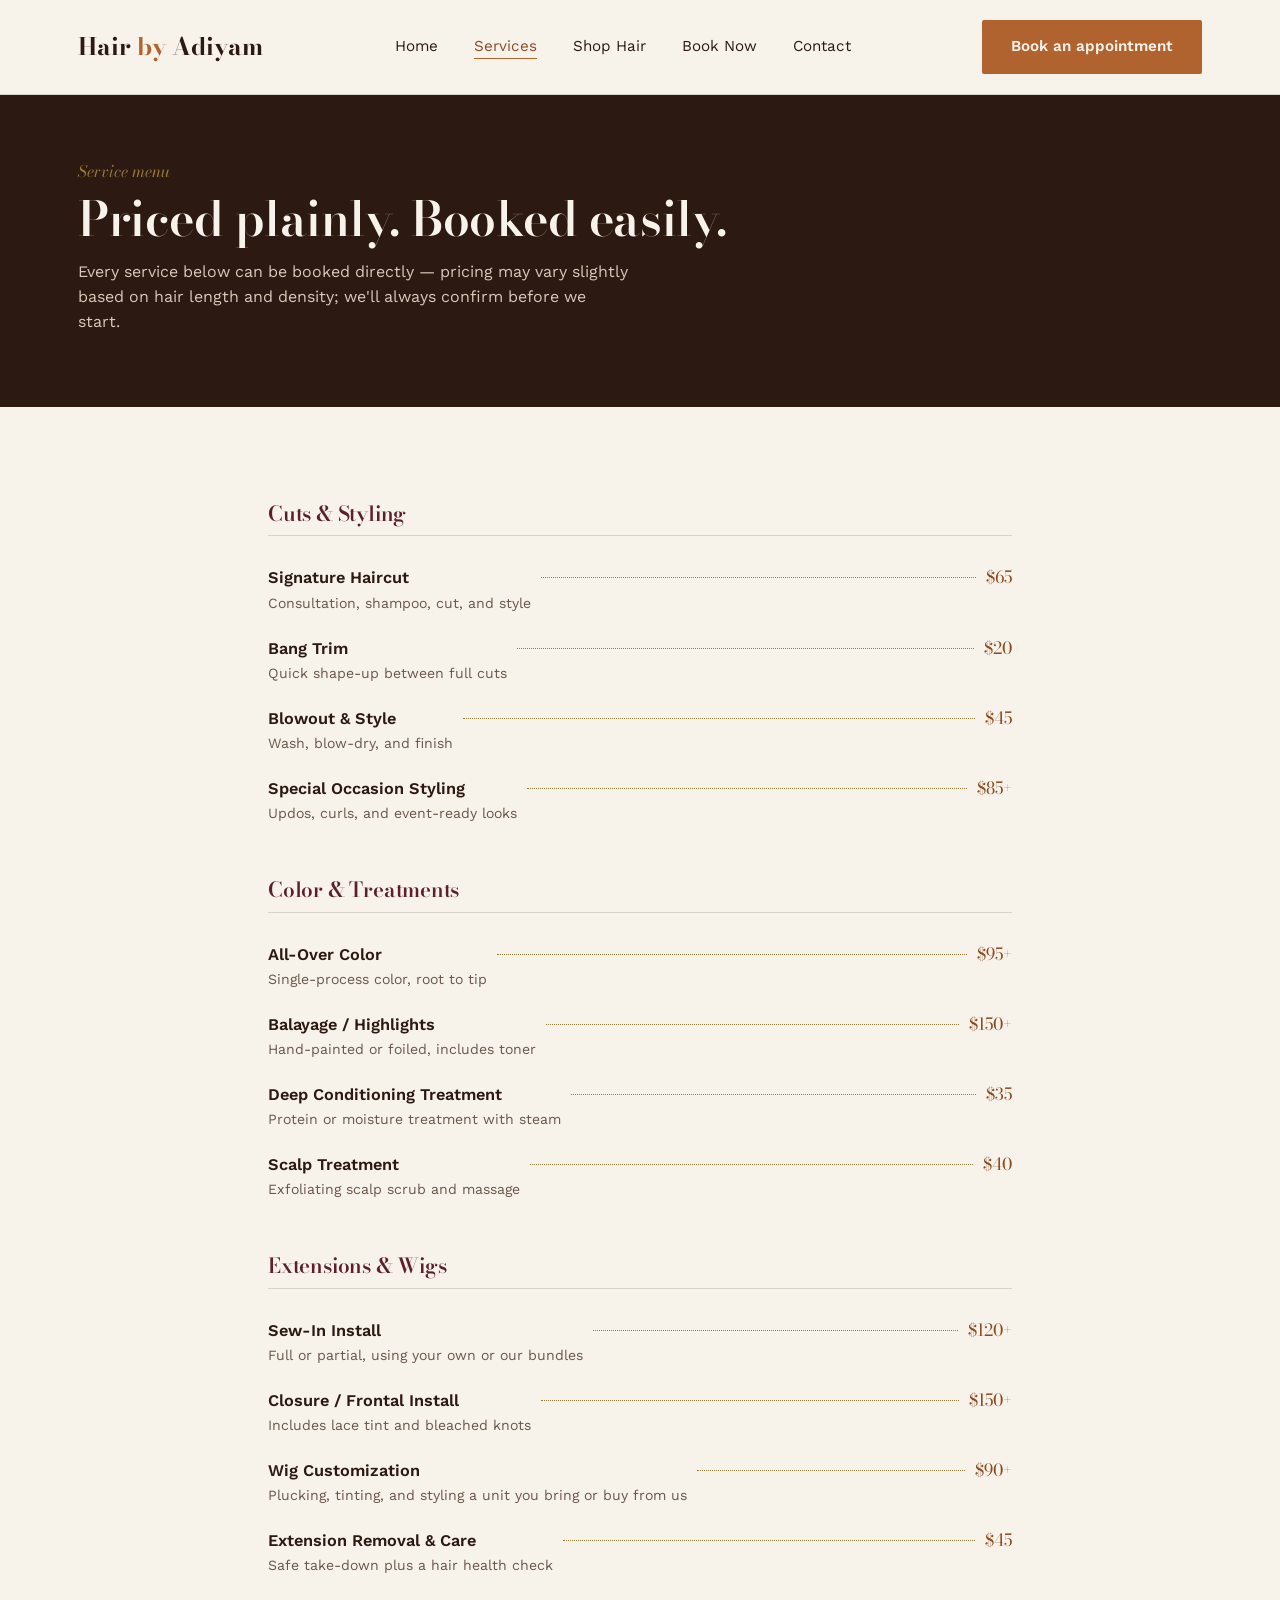
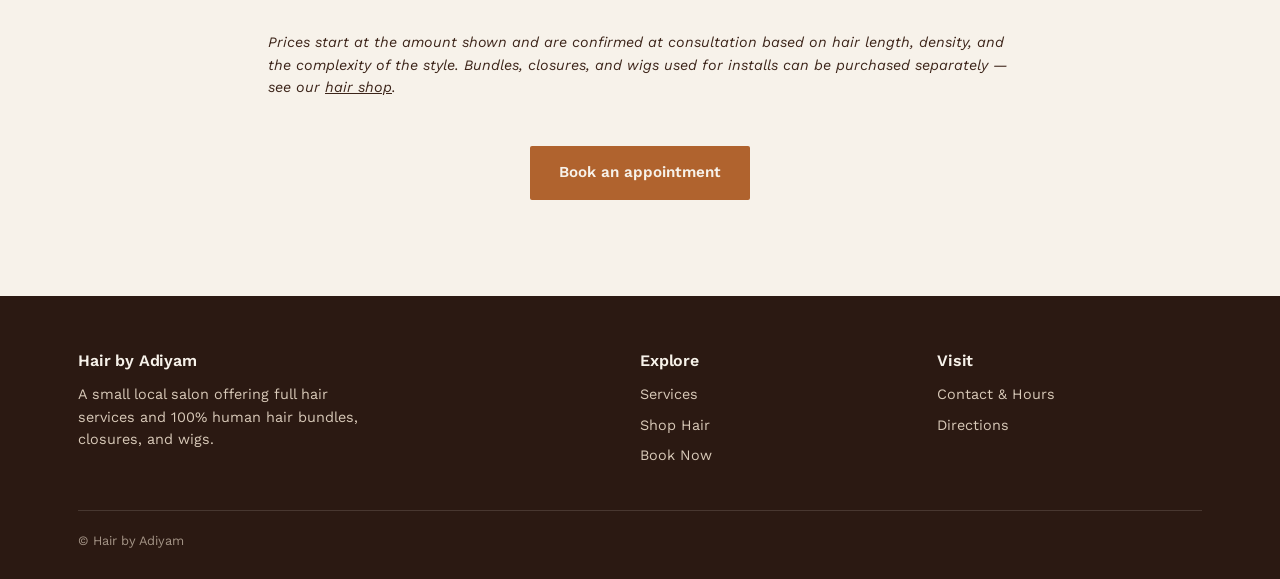
<file: salon-site/services.html>
<!DOCTYPE html>
<html lang="en">
<head>
<meta charset="UTF-8">
<meta name="viewport" content="width=device-width, initial-scale=1.0">
<title>Services & Pricing — Hair by Adiyam</title>
<meta name="description" content="Full service menu and pricing for hair by Adiyam: cuts, color, extensions, wig installs, and treatments.">
<link rel="preconnect" href="https://fonts.googleapis.com">
<link rel="preconnect" href="https://fonts.gstatic.com" crossorigin>
<link href="https://fonts.googleapis.com/css2?family=Bodoni+Moda:ital,opsz,wght@0,6..96,400..900;1,6..96,400..900&display=swap" rel="stylesheet">
<link href="https://fonts.googleapis.com/css2?family=Work+Sans:wght@300;400;500;600;700&display=swap" rel="stylesheet">
<link rel="stylesheet" href="css/style.css">
</head>
<body>

<header class="site-header">
  <nav class="nav">
    <a href="index.html" class="logo">Hair <span>by </span> Adiyam</a>
    <ul class="nav-links">
      <li><a href="index.html">Home</a></li>
      <li><a href="services.html" aria-current="page">Services</a></li>
      <li><a href="shop.html">Shop Hair</a></li>
      <li><a href="booking.html">Book Now</a></li>
      <li><a href="contact.html">Contact</a></li>
    </ul>
    <div class="nav-cta">
      <a href="booking.html" class="btn btn-primary btn-primary-nav">Book an appointment</a>
      <button class="nav-toggle" aria-label="Toggle menu" aria-expanded="false">
        <span></span><span></span><span></span>
      </button>
    </div>
  </nav>
</header>

<section class="page-hero">
  <div class="container">
    <span class="kicker">Service menu</span>
    <h1>Priced plainly. Booked easily.</h1>
    <p>Every service below can be booked directly — pricing may vary slightly based on hair length and density; we'll always confirm before we start.</p>
  </div>
</section>

<section>
  <div class="container" style="max-width: 800px;">

    <div class="menu-group">
      <h3>Cuts &amp; Styling</h3>
      <div class="menu-item">
        <span class="name">Signature Haircut<span class="desc">Consultation, shampoo, cut, and style</span></span>
        <span class="leader"></span>
        <span class="price">$65</span>
      </div>
      <div class="menu-item">
        <span class="name">Bang Trim<span class="desc">Quick shape-up between full cuts</span></span>
        <span class="leader"></span>
        <span class="price">$20</span>
      </div>
      <div class="menu-item">
        <span class="name">Blowout &amp; Style<span class="desc">Wash, blow-dry, and finish</span></span>
        <span class="leader"></span>
        <span class="price">$45</span>
      </div>
      <div class="menu-item">
        <span class="name">Special Occasion Styling<span class="desc">Updos, curls, and event-ready looks</span></span>
        <span class="leader"></span>
        <span class="price">$85+</span>
      </div>
    </div>

    <div class="menu-group">
      <h3>Color &amp; Treatments</h3>
      <div class="menu-item">
        <span class="name">All-Over Color<span class="desc">Single-process color, root to tip</span></span>
        <span class="leader"></span>
        <span class="price">$95+</span>
      </div>
      <div class="menu-item">
        <span class="name">Balayage / Highlights<span class="desc">Hand-painted or foiled, includes toner</span></span>
        <span class="leader"></span>
        <span class="price">$150+</span>
      </div>
      <div class="menu-item">
        <span class="name">Deep Conditioning Treatment<span class="desc">Protein or moisture treatment with steam</span></span>
        <span class="leader"></span>
        <span class="price">$35</span>
      </div>
      <div class="menu-item">
        <span class="name">Scalp Treatment<span class="desc">Exfoliating scalp scrub and massage</span></span>
        <span class="leader"></span>
        <span class="price">$40</span>
      </div>
    </div>

    <div class="menu-group">
      <h3>Extensions &amp; Wigs</h3>
      <div class="menu-item">
        <span class="name">Sew-In Install<span class="desc">Full or partial, using your own or our bundles</span></span>
        <span class="leader"></span>
        <span class="price">$120+</span>
      </div>
      <div class="menu-item">
        <span class="name">Closure / Frontal Install<span class="desc">Includes lace tint and bleached knots</span></span>
        <span class="leader"></span>
        <span class="price">$150+</span>
      </div>
      <div class="menu-item">
        <span class="name">Wig Customization<span class="desc">Plucking, tinting, and styling a unit you bring or buy from us</span></span>
        <span class="leader"></span>
        <span class="price">$90+</span>
      </div>
      <div class="menu-item">
        <span class="name">Extension Removal &amp; Care<span class="desc">Safe take-down plus a hair health check</span></span>
        <span class="leader"></span>
        <span class="price">$45</span>
      </div>
    </div>

    <p class="menu-note">Prices start at the amount shown and are confirmed at consultation based on hair length, density, and the complexity of the style. Bundles, closures, and wigs used for installs can be purchased separately — see our <a href="shop.html" style="text-decoration: underline;">hair shop</a>.</p>

    <div class="center mt-lg">
      <a href="booking.html" class="btn btn-primary">Book an appointment</a>
    </div>
  </div>
</section>

<footer class="site-footer">
  <div class="container">
    <div class="footer-grid">
      <div>
        <h4>Hair by Adiyam</h4>
        <p style="max-width: 34ch;">A small local salon offering full hair services and 100% human hair bundles, closures, and wigs.</p>
      </div>
      <div>
        <h4>Explore</h4>
        <ul>
          <li><a href="services.html">Services</a></li>
          <li><a href="shop.html">Shop Hair</a></li>
          <li><a href="booking.html">Book Now</a></li>
        </ul>
      </div>
      <div>
        <h4>Visit</h4>
        <ul>
          <li><a href="contact.html">Contact &amp; Hours</a></li>
          <li><a href="contact.html#map">Directions</a></li>
        </ul>
      </div>
    </div>
    <div class="footer-bottom">
      <span>&copy; Hair by Adiyam</span>
    </div>
  </div>
</footer>

<script src="js/main.js"></script>
</body>
</html>
</file>
<file: salon-site/css/style.css>
/* =============================================================
   Crown & Co. Hair Studio — Stylesheet
   Palette: espresso, ivory, copper, burgundy, gold
   Type: Bodoni Moda (display) + Work Sans (body/UI)
   ============================================================= */

:root {
  --espresso: #2B1912;
  --espresso-soft: #3C2419;
  --ivory: #F7F2EA;
  --ivory-dim: #EFE7D8;
  --copper: #B0632E;
  --copper-dark: #8A4B21;
  --burgundy: #5C1F2E;
  --gold: #9C7A3C;
  --taupe: #D8C9B8;
  --line: rgba(43, 25, 18, 0.15);
  --line-on-dark: rgba(247, 242, 234, 0.2);

  --display: "Bodoni Moda", Georgia, serif;
  --body: "Work Sans", -apple-system, BlinkMacSystemFont, sans-serif;

  --max-w: 1180px;
}

* { box-sizing: border-box; }

html {
  scroll-behavior: smooth;
}

@media (prefers-reduced-motion: reduce) {
  html { scroll-behavior: auto; }
  *, *::before, *::after {
    animation-duration: 0.001ms !important;
    animation-iteration-count: 1 !important;
    transition-duration: 0.001ms !important;
  }
}

body {
  margin: 0;
  font-family: var(--body);
  background: var(--ivory);
  color: var(--espresso);
  line-height: 1.55;
  -webkit-font-smoothing: antialiased;
}

img { max-width: 100%; display: block; }

a { color: inherit; text-decoration: none; }

h1, h2, h3, h4 {
  font-family: var(--display);
  font-weight: 600;
  margin: 0;
  line-height: 1.1;
  letter-spacing: -0.01em;
}

p { margin: 0 0 1em; }

.container {
  max-width: var(--max-w);
  margin: 0 auto;
  padding: 0 28px;
}

:focus-visible {
  outline: 2px solid var(--copper);
  outline-offset: 3px;
}

/* ---------- Buttons ---------- */
.btn {
  display: inline-flex;
  align-items: center;
  gap: 8px;
  font-family: var(--body);
  font-size: 0.95rem;
  font-weight: 600;
  padding: 14px 28px;
  border-radius: 2px;
  border: 1px solid transparent;
  cursor: pointer;
  transition: background 0.2s ease, color 0.2s ease, border-color 0.2s ease;
}

.btn-primary {
  background: var(--copper);
  color: var(--ivory);
}
.btn-primary:hover { background: var(--copper-dark); }

.btn-outline {
  background: transparent;
  border-color: currentColor;
  color: var(--espresso);
}
.btn-outline:hover { background: var(--espresso); color: var(--ivory); }

.btn-outline-light {
  background: transparent;
  border-color: var(--line-on-dark);
  color: var(--ivory);
}
.btn-outline-light:hover { background: var(--ivory); color: var(--espresso); }

/* ---------- Header / Nav ---------- */
.site-header {
  position: sticky;
  top: 0;
  z-index: 100;
  background: var(--ivory);
  border-bottom: 1px solid var(--line);
}

.nav {
  display: flex;
  align-items: center;
  justify-content: space-between;
  padding: 20px 28px;
  max-width: var(--max-w);
  margin: 0 auto;
}

.logo {
  font-family: var(--display);
  font-size: 1.5rem;
  font-weight: 700;
}
.logo span { color: var(--copper); }

.nav-links {
  display: flex;
  gap: 36px;
  list-style: none;
  margin: 0;
  padding: 0;
  font-size: 0.95rem;
}

.nav-links a {
  position: relative;
  padding-bottom: 4px;
}
.nav-links a::after {
  content: "";
  position: absolute;
  left: 0; bottom: 0;
  width: 0;
  height: 1px;
  background: var(--copper);
  transition: width 0.2s ease;
}
.nav-links a:hover::after,
.nav-links a[aria-current="page"]::after {
  width: 100%;
}
.nav-links a[aria-current="page"] { color: var(--copper-dark); }

.nav-cta { display: flex; align-items: center; gap: 18px; }

.nav-toggle {
  display: none;
  background: none;
  border: none;
  cursor: pointer;
  padding: 8px;
}
.nav-toggle span {
  display: block;
  width: 24px;
  height: 2px;
  background: var(--espresso);
  margin: 5px 0;
  transition: transform 0.2s ease, opacity 0.2s ease;
}

@media (max-width: 860px) {
  .nav-links {
    position: absolute;
    top: 100%; left: 0; right: 0;
    background: var(--ivory);
    flex-direction: column;
    gap: 0;
    border-bottom: 1px solid var(--line);
    max-height: 0;
    overflow: hidden;
    transition: max-height 0.25s ease;
  }
  .nav-links.open { max-height: 400px; }
  .nav-links li { border-top: 1px solid var(--line); }
  .nav-links a { display: block; padding: 16px 28px; }
  .nav-links a::after { display: none; }
  .nav-toggle { display: block; }
  .nav-cta .btn-primary-nav { display: none; }
}

/* ---------- Hero ---------- */
.hero {
  background: var(--espresso);
  color: var(--ivory);
  position: relative;
  overflow: hidden;
}

.hero-inner {
  max-width: var(--max-w);
  margin: 0 auto;
  padding: 96px 28px 84px;
  display: grid;
  grid-template-columns: 1.1fr 0.9fr;
  gap: 48px;
  align-items: center;
  position: relative;
  z-index: 2;
}

.hero-eyebrow {
  font-family: var(--display);
  font-style: italic;
  color: var(--taupe);
  font-size: 1.1rem;
  margin-bottom: 18px;
}

.hero h1 {
  font-size: clamp(2.6rem, 5vw, 4rem);
  margin-bottom: 22px;
}

.hero p.lede {
  font-size: 1.15rem;
  color: var(--taupe);
  max-width: 46ch;
  margin-bottom: 32px;
}

.hero-actions { display: flex; gap: 16px; flex-wrap: wrap; }

.hero-strands {
  width: 100%;
  height: auto;
}

@media (max-width: 860px) {
  .hero-inner { grid-template-columns: 1fr; padding-top: 56px; }
}

/* ---------- Section basics ---------- */
section { padding: 96px 0; }

.section-head {
  max-width: 60ch;
  margin-bottom: 56px;
}

.section-head .kicker {
  font-family: var(--display);
  font-style: italic;
  color: var(--copper);
  font-size: 1.05rem;
  margin-bottom: 10px;
  display: block;
}

.section-head h2 {
  font-size: clamp(2rem, 3.4vw, 2.7rem);
}

.section-alt { background: var(--ivory-dim); }
.section-dark { background: var(--espresso); color: var(--ivory); }
.section-dark .section-head .kicker { color: var(--gold); }

/* ---------- Services menu ---------- */
.menu-group { margin-bottom: 44px; }
.menu-group:last-child { margin-bottom: 0; }

.menu-group h3 {
  font-size: 1.3rem;
  color: var(--burgundy);
  margin-bottom: 18px;
  padding-bottom: 10px;
  border-bottom: 1px solid var(--line);
}

.menu-item {
  display: flex;
  align-items: baseline;
  gap: 10px;
  padding: 10px 0;
}

.menu-item .name { font-weight: 600; font-size: 1.02rem; }
.menu-item .desc {
  font-size: 0.88rem;
  color: var(--espresso-soft);
  opacity: 0.75;
  display: block;
  margin-top: 2px;
  font-weight: 400;
}

.menu-item .leader {
  flex: 1;
  border-bottom: 1px dotted var(--gold);
  transform: translateY(-5px);
  min-width: 24px;
}

.menu-item .price {
  font-family: var(--display);
  font-size: 1.05rem;
  color: var(--copper-dark);
  white-space: nowrap;
}

.menu-note {
  margin-top: 32px;
  font-size: 0.9rem;
  color: var(--espresso-soft);
  font-style: italic;
}

/* ---------- Shop grid ---------- */
.shop-grid {
  display: grid;
  grid-template-columns: repeat(3, 1fr);
  gap: 28px;
}

.shop-grid .card:nth-child(3n+1) { grid-row: span 1; }

@media (max-width: 900px) {
  .shop-grid { grid-template-columns: repeat(2, 1fr); }
}
@media (max-width: 600px) {
  .shop-grid { grid-template-columns: 1fr; }
}

.card {
  background: var(--ivory);
  border: 1px solid var(--line);
  padding: 22px;
  display: flex;
  flex-direction: column;
  gap: 14px;
}

.swatch {
  width: 100%;
  aspect-ratio: 4 / 3;
  border-radius: 2px;
  overflow: hidden;
}
.swatch svg { width: 100%; height: 100%; display: block; }

.card h3 { font-size: 1.15rem; }
.card .meta {
  font-size: 0.85rem;
  color: var(--espresso-soft);
  opacity: 0.8;
}
.card .row {
  display: flex;
  justify-content: space-between;
  align-items: center;
  margin-top: auto;
  padding-top: 8px;
}
.card .price { font-family: var(--display); font-size: 1.2rem; color: var(--copper-dark); }
.card .tag {
  font-size: 0.72rem;
  color: var(--gold);
  border: 1px solid var(--gold);
  padding: 3px 8px;
  border-radius: 20px;
  align-self: flex-start;
}

.shop-note {
  margin-top: 40px;
  padding: 24px;
  background: var(--ivory);
  border: 1px solid var(--line);
  font-size: 0.95rem;
}

/* ---------- Booking ---------- */
.booking-layout {
  display: grid;
  grid-template-columns: 1fr 1fr;
  gap: 48px;
  align-items: start;
}

@media (max-width: 900px) {
  .booking-layout { grid-template-columns: 1fr; }
}

.calendly-wrap {
  background: var(--ivory);
  border: 1px solid var(--line);
  min-height: 480px;
  display: flex;
  align-items: center;
  justify-content: center;
  padding: 24px;
}

.calendly-placeholder {
  text-align: center;
  color: var(--espresso-soft);
  font-size: 0.95rem;
}
.calendly-placeholder code {
  display: block;
  margin-top: 12px;
  background: var(--ivory-dim);
  padding: 10px;
  font-size: 0.8rem;
  word-break: break-all;
}

.calendly-inline-widget { min-width: 280px; height: 640px; }

form.request-form {
  display: flex;
  flex-direction: column;
  gap: 18px;
}

.request-form label {
  font-size: 0.85rem;
  font-weight: 600;
  display: block;
  margin-bottom: 6px;
}

.request-form input,
.request-form select,
.request-form textarea {
  width: 100%;
  padding: 12px 14px;
  border: 1px solid var(--line);
  background: var(--ivory);
  font-family: var(--body);
  font-size: 0.95rem;
  border-radius: 2px;
}

.request-form textarea { resize: vertical; min-height: 100px; }

.form-row { display: grid; grid-template-columns: 1fr 1fr; gap: 16px; }
@media (max-width: 520px) { .form-row { grid-template-columns: 1fr; } }

/* ---------- Contact / hours ---------- */
.contact-grid {
  display: grid;
  grid-template-columns: 1fr 1fr;
  gap: 48px;
}
@media (max-width: 860px) { .contact-grid { grid-template-columns: 1fr; } }

.hours-table {
  width: 100%;
  border-collapse: collapse;
  margin-top: 18px;
}
.hours-table td {
  padding: 10px 0;
  border-bottom: 1px solid var(--line);
  font-size: 0.95rem;
}
.hours-table td:last-child { text-align: right; color: var(--copper-dark); font-weight: 600; }

.map-embed {
  width: 100%;
  height: 320px;
  border: 1px solid var(--line);
  filter: sepia(8%);
}

.social-row { display: flex; gap: 16px; margin-top: 20px; }
.social-row a {
  border: 1px solid var(--line);
  padding: 10px 18px;
  font-size: 0.9rem;
  transition: background 0.2s ease, color 0.2s ease;
}
.social-row a:hover { background: var(--espresso); color: var(--ivory); }

/* ---------- Footer ---------- */
.site-footer {
  background: var(--espresso);
  color: var(--taupe);
  padding: 56px 0 28px;
  font-size: 0.9rem;
}
.footer-grid {
  display: grid;
  grid-template-columns: 2fr 1fr 1fr;
  gap: 32px;
  margin-bottom: 36px;
}
@media (max-width: 700px) { .footer-grid { grid-template-columns: 1fr; } }

.footer-grid h4 {
  color: var(--ivory);
  font-size: 1rem;
  margin-bottom: 14px;
  font-family: var(--body);
  font-weight: 600;
}
.footer-grid ul { list-style: none; margin: 0; padding: 0; }
.footer-grid li { margin-bottom: 8px; }
.footer-grid a:hover { color: var(--ivory); }

.footer-bottom {
  border-top: 1px solid var(--line-on-dark);
  padding-top: 20px;
  display: flex;
  justify-content: space-between;
  flex-wrap: wrap;
  gap: 10px;
  font-size: 0.8rem;
  opacity: 0.7;
}

/* ---------- Small page hero (non-home pages) ---------- */
.page-hero {
  background: var(--espresso);
  color: var(--ivory);
  padding: 64px 0 56px;
}
.page-hero .kicker {
  font-family: var(--display);
  font-style: italic;
  color: var(--gold);
  display: block;
  margin-bottom: 10px;
}
.page-hero h1 { font-size: clamp(2.2rem, 4vw, 3rem); }
.page-hero p { color: var(--taupe); max-width: 55ch; margin-top: 14px; }

/* ---------- Utility ---------- */
.center { text-align: center; }
.mt-lg { margin-top: 48px; }
</file>
<file: salon-site 2/css/style.css>
/* =============================================================
   Crown & Co. Hair Studio — Stylesheet
   Palette: espresso, ivory, copper, burgundy, gold
   Type: Bodoni Moda (display) + Work Sans (body/UI)
   ============================================================= */

:root {
  --espresso: #2B1912;
  --espresso-soft: #3C2419;
  --ivory: #F7F2EA;
  --ivory-dim: #EFE7D8;
  --copper: #B0632E;
  --copper-dark: #8A4B21;
  --burgundy: #5C1F2E;
  --gold: #9C7A3C;
  --taupe: #D8C9B8;
  --line: rgba(43, 25, 18, 0.15);
  --line-on-dark: rgba(247, 242, 234, 0.2);

  --display: "Bodoni Moda", Georgia, serif;
  --body: "Work Sans", -apple-system, BlinkMacSystemFont, sans-serif;

  --max-w: 1180px;
}

* { box-sizing: border-box; }

html {
  scroll-behavior: smooth;
}

@media (prefers-reduced-motion: reduce) {
  html { scroll-behavior: auto; }
  *, *::before, *::after {
    animation-duration: 0.001ms !important;
    animation-iteration-count: 1 !important;
    transition-duration: 0.001ms !important;
  }
}

body {
  margin: 0;
  font-family: var(--body);
  background: var(--ivory);
  color: var(--espresso);
  line-height: 1.55;
  -webkit-font-smoothing: antialiased;
}

img { max-width: 100%; display: block; }

a { color: inherit; text-decoration: none; }

h1, h2, h3, h4 {
  font-family: var(--display);
  font-weight: 600;
  margin: 0;
  line-height: 1.1;
  letter-spacing: -0.01em;
}

p { margin: 0 0 1em; }

.container {
  max-width: var(--max-w);
  margin: 0 auto;
  padding: 0 28px;
}

:focus-visible {
  outline: 2px solid var(--copper);
  outline-offset: 3px;
}

/* ---------- Buttons ---------- */
.btn {
  display: inline-flex;
  align-items: center;
  gap: 8px;
  font-family: var(--body);
  font-size: 0.95rem;
  font-weight: 600;
  padding: 14px 28px;
  border-radius: 2px;
  border: 1px solid transparent;
  cursor: pointer;
  transition: background 0.2s ease, color 0.2s ease, border-color 0.2s ease;
}

.btn-primary {
  background: var(--copper);
  color: var(--ivory);
}
.btn-primary:hover { background: var(--copper-dark); }

.btn-outline {
  background: transparent;
  border-color: currentColor;
  color: var(--espresso);
}
.btn-outline:hover { background: var(--espresso); color: var(--ivory); }

.btn-outline-light {
  background: transparent;
  border-color: var(--line-on-dark);
  color: var(--ivory);
}
.btn-outline-light:hover { background: var(--ivory); color: var(--espresso); }

/* ---------- Header / Nav ---------- */
.site-header {
  position: sticky;
  top: 0;
  z-index: 100;
  background: var(--ivory);
  border-bottom: 1px solid var(--line);
}

.nav {
  display: flex;
  align-items: center;
  justify-content: space-between;
  padding: 20px 28px;
  max-width: var(--max-w);
  margin: 0 auto;
}

.logo {
  font-family: var(--display);
  font-size: 1.5rem;
  font-weight: 700;
}
.logo span { color: var(--copper); }

.nav-links {
  display: flex;
  gap: 36px;
  list-style: none;
  margin: 0;
  padding: 0;
  font-size: 0.95rem;
}

.nav-links a {
  position: relative;
  padding-bottom: 4px;
}
.nav-links a::after {
  content: "";
  position: absolute;
  left: 0; bottom: 0;
  width: 0;
  height: 1px;
  background: var(--copper);
  transition: width 0.2s ease;
}
.nav-links a:hover::after,
.nav-links a[aria-current="page"]::after {
  width: 100%;
}
.nav-links a[aria-current="page"] { color: var(--copper-dark); }

.nav-cta { display: flex; align-items: center; gap: 18px; }

.nav-toggle {
  display: none;
  background: none;
  border: none;
  cursor: pointer;
  padding: 8px;
}
.nav-toggle span {
  display: block;
  width: 24px;
  height: 2px;
  background: var(--espresso);
  margin: 5px 0;
  transition: transform 0.2s ease, opacity 0.2s ease;
}

@media (max-width: 860px) {
  .nav-links {
    position: absolute;
    top: 100%; left: 0; right: 0;
    background: var(--ivory);
    flex-direction: column;
    gap: 0;
    border-bottom: 1px solid var(--line);
    max-height: 0;
    overflow: hidden;
    transition: max-height 0.25s ease;
  }
  .nav-links.open { max-height: 400px; }
  .nav-links li { border-top: 1px solid var(--line); }
  .nav-links a { display: block; padding: 16px 28px; }
  .nav-links a::after { display: none; }
  .nav-toggle { display: block; }
  .nav-cta .btn-primary-nav { display: none; }
}

/* ---------- Hero ---------- */
.hero {
  background: var(--espresso);
  color: var(--ivory);
  position: relative;
  overflow: hidden;
}

.hero-inner {
  max-width: var(--max-w);
  margin: 0 auto;
  padding: 96px 28px 84px;
  display: grid;
  grid-template-columns: 1.1fr 0.9fr;
  gap: 48px;
  align-items: center;
  position: relative;
  z-index: 2;
}

.hero-eyebrow {
  font-family: var(--display);
  font-style: italic;
  color: var(--taupe);
  font-size: 1.1rem;
  margin-bottom: 18px;
}

.hero h1 {
  font-size: clamp(2.6rem, 5vw, 4rem);
  margin-bottom: 22px;
}

.hero p.lede {
  font-size: 1.15rem;
  color: var(--taupe);
  max-width: 46ch;
  margin-bottom: 32px;
}

.hero-actions { display: flex; gap: 16px; flex-wrap: wrap; }

.hero-strands {
  width: 100%;
  height: auto;
}

@media (max-width: 860px) {
  .hero-inner { grid-template-columns: 1fr; padding-top: 56px; }
}

/* ---------- Section basics ---------- */
section { padding: 96px 0; }

.section-head {
  max-width: 60ch;
  margin-bottom: 56px;
}

.section-head .kicker {
  font-family: var(--display);
  font-style: italic;
  color: var(--copper);
  font-size: 1.05rem;
  margin-bottom: 10px;
  display: block;
}

.section-head h2 {
  font-size: clamp(2rem, 3.4vw, 2.7rem);
}

.section-alt { background: var(--ivory-dim); }
.section-dark { background: var(--espresso); color: var(--ivory); }
.section-dark .section-head .kicker { color: var(--gold); }

/* ---------- Services menu ---------- */
.menu-group { margin-bottom: 44px; }
.menu-group:last-child { margin-bottom: 0; }

.menu-group h3 {
  font-size: 1.3rem;
  color: var(--burgundy);
  margin-bottom: 18px;
  padding-bottom: 10px;
  border-bottom: 1px solid var(--line);
}

.menu-item {
  display: flex;
  align-items: baseline;
  gap: 10px;
  padding: 10px 0;
}

.menu-item .name { font-weight: 600; font-size: 1.02rem; }
.menu-item .desc {
  font-size: 0.88rem;
  color: var(--espresso-soft);
  opacity: 0.75;
  display: block;
  margin-top: 2px;
  font-weight: 400;
}

.menu-item .leader {
  flex: 1;
  border-bottom: 1px dotted var(--gold);
  transform: translateY(-5px);
  min-width: 24px;
}

.menu-item .price {
  font-family: var(--display);
  font-size: 1.05rem;
  color: var(--copper-dark);
  white-space: nowrap;
}

.menu-note {
  margin-top: 32px;
  font-size: 0.9rem;
  color: var(--espresso-soft);
  font-style: italic;
}

/* ---------- Shop grid ---------- */
.shop-grid {
  display: grid;
  grid-template-columns: repeat(3, 1fr);
  gap: 28px;
}

.shop-grid .card:nth-child(3n+1) { grid-row: span 1; }

@media (max-width: 900px) {
  .shop-grid { grid-template-columns: repeat(2, 1fr); }
}
@media (max-width: 600px) {
  .shop-grid { grid-template-columns: 1fr; }
}

.card {
  background: var(--ivory);
  border: 1px solid var(--line);
  padding: 22px;
  display: flex;
  flex-direction: column;
  gap: 14px;
}

.swatch {
  width: 100%;
  aspect-ratio: 4 / 3;
  border-radius: 2px;
  overflow: hidden;
}
.swatch svg { width: 100%; height: 100%; display: block; }

.card h3 { font-size: 1.15rem; }
.card .meta {
  font-size: 0.85rem;
  color: var(--espresso-soft);
  opacity: 0.8;
}
.card .row {
  display: flex;
  justify-content: space-between;
  align-items: center;
  margin-top: auto;
  padding-top: 8px;
}
.card .price { font-family: var(--display); font-size: 1.2rem; color: var(--copper-dark); }
.card .tag {
  font-size: 0.72rem;
  color: var(--gold);
  border: 1px solid var(--gold);
  padding: 3px 8px;
  border-radius: 20px;
  align-self: flex-start;
}

.shop-note {
  margin-top: 40px;
  padding: 24px;
  background: var(--ivory);
  border: 1px solid var(--line);
  font-size: 0.95rem;
}

/* ---------- Booking ---------- */
.booking-layout {
  display: grid;
  grid-template-columns: 1fr 1fr;
  gap: 48px;
  align-items: start;
}

@media (max-width: 900px) {
  .booking-layout { grid-template-columns: 1fr; }
}

.calendly-wrap {
  background: var(--ivory);
  border: 1px solid var(--line);
  min-height: 480px;
  display: flex;
  align-items: center;
  justify-content: center;
  padding: 24px;
}

.calendly-placeholder {
  text-align: center;
  color: var(--espresso-soft);
  font-size: 0.95rem;
}
.calendly-placeholder code {
  display: block;
  margin-top: 12px;
  background: var(--ivory-dim);
  padding: 10px;
  font-size: 0.8rem;
  word-break: break-all;
}

.calendly-inline-widget { min-width: 280px; height: 640px; }

form.request-form {
  display: flex;
  flex-direction: column;
  gap: 18px;
}

.request-form label {
  font-size: 0.85rem;
  font-weight: 600;
  display: block;
  margin-bottom: 6px;
}

.request-form input,
.request-form select,
.request-form textarea {
  width: 100%;
  padding: 12px 14px;
  border: 1px solid var(--line);
  background: var(--ivory);
  font-family: var(--body);
  font-size: 0.95rem;
  border-radius: 2px;
}

.request-form textarea { resize: vertical; min-height: 100px; }

.form-row { display: grid; grid-template-columns: 1fr 1fr; gap: 16px; }
@media (max-width: 520px) { .form-row { grid-template-columns: 1fr; } }

/* ---------- Contact / hours ---------- */
.contact-grid {
  display: grid;
  grid-template-columns: 1fr 1fr;
  gap: 48px;
}
@media (max-width: 860px) { .contact-grid { grid-template-columns: 1fr; } }

.hours-table {
  width: 100%;
  border-collapse: collapse;
  margin-top: 18px;
}
.hours-table td {
  padding: 10px 0;
  border-bottom: 1px solid var(--line);
  font-size: 0.95rem;
}
.hours-table td:last-child { text-align: right; color: var(--copper-dark); font-weight: 600; }

.map-embed {
  width: 100%;
  height: 320px;
  border: 1px solid var(--line);
  filter: sepia(8%);
}

.social-row { display: flex; gap: 16px; margin-top: 20px; }
.social-row a {
  border: 1px solid var(--line);
  padding: 10px 18px;
  font-size: 0.9rem;
  transition: background 0.2s ease, color 0.2s ease;
}
.social-row a:hover { background: var(--espresso); color: var(--ivory); }

/* ---------- Footer ---------- */
.site-footer {
  background: var(--espresso);
  color: var(--taupe);
  padding: 56px 0 28px;
  font-size: 0.9rem;
}
.footer-grid {
  display: grid;
  grid-template-columns: 2fr 1fr 1fr;
  gap: 32px;
  margin-bottom: 36px;
}
@media (max-width: 700px) { .footer-grid { grid-template-columns: 1fr; } }

.footer-grid h4 {
  color: var(--ivory);
  font-size: 1rem;
  margin-bottom: 14px;
  font-family: var(--body);
  font-weight: 600;
}
.footer-grid ul { list-style: none; margin: 0; padding: 0; }
.footer-grid li { margin-bottom: 8px; }
.footer-grid a:hover { color: var(--ivory); }

.footer-bottom {
  border-top: 1px solid var(--line-on-dark);
  padding-top: 20px;
  display: flex;
  justify-content: space-between;
  flex-wrap: wrap;
  gap: 10px;
  font-size: 0.8rem;
  opacity: 0.7;
}

/* ---------- Small page hero (non-home pages) ---------- */
.page-hero {
  background: var(--espresso);
  color: var(--ivory);
  padding: 64px 0 56px;
}
.page-hero .kicker {
  font-family: var(--display);
  font-style: italic;
  color: var(--gold);
  display: block;
  margin-bottom: 10px;
}
.page-hero h1 { font-size: clamp(2.2rem, 4vw, 3rem); }
.page-hero p { color: var(--taupe); max-width: 55ch; margin-top: 14px; }

/* ---------- Utility ---------- */
.center { text-align: center; }
.mt-lg { margin-top: 48px; }
</file>
